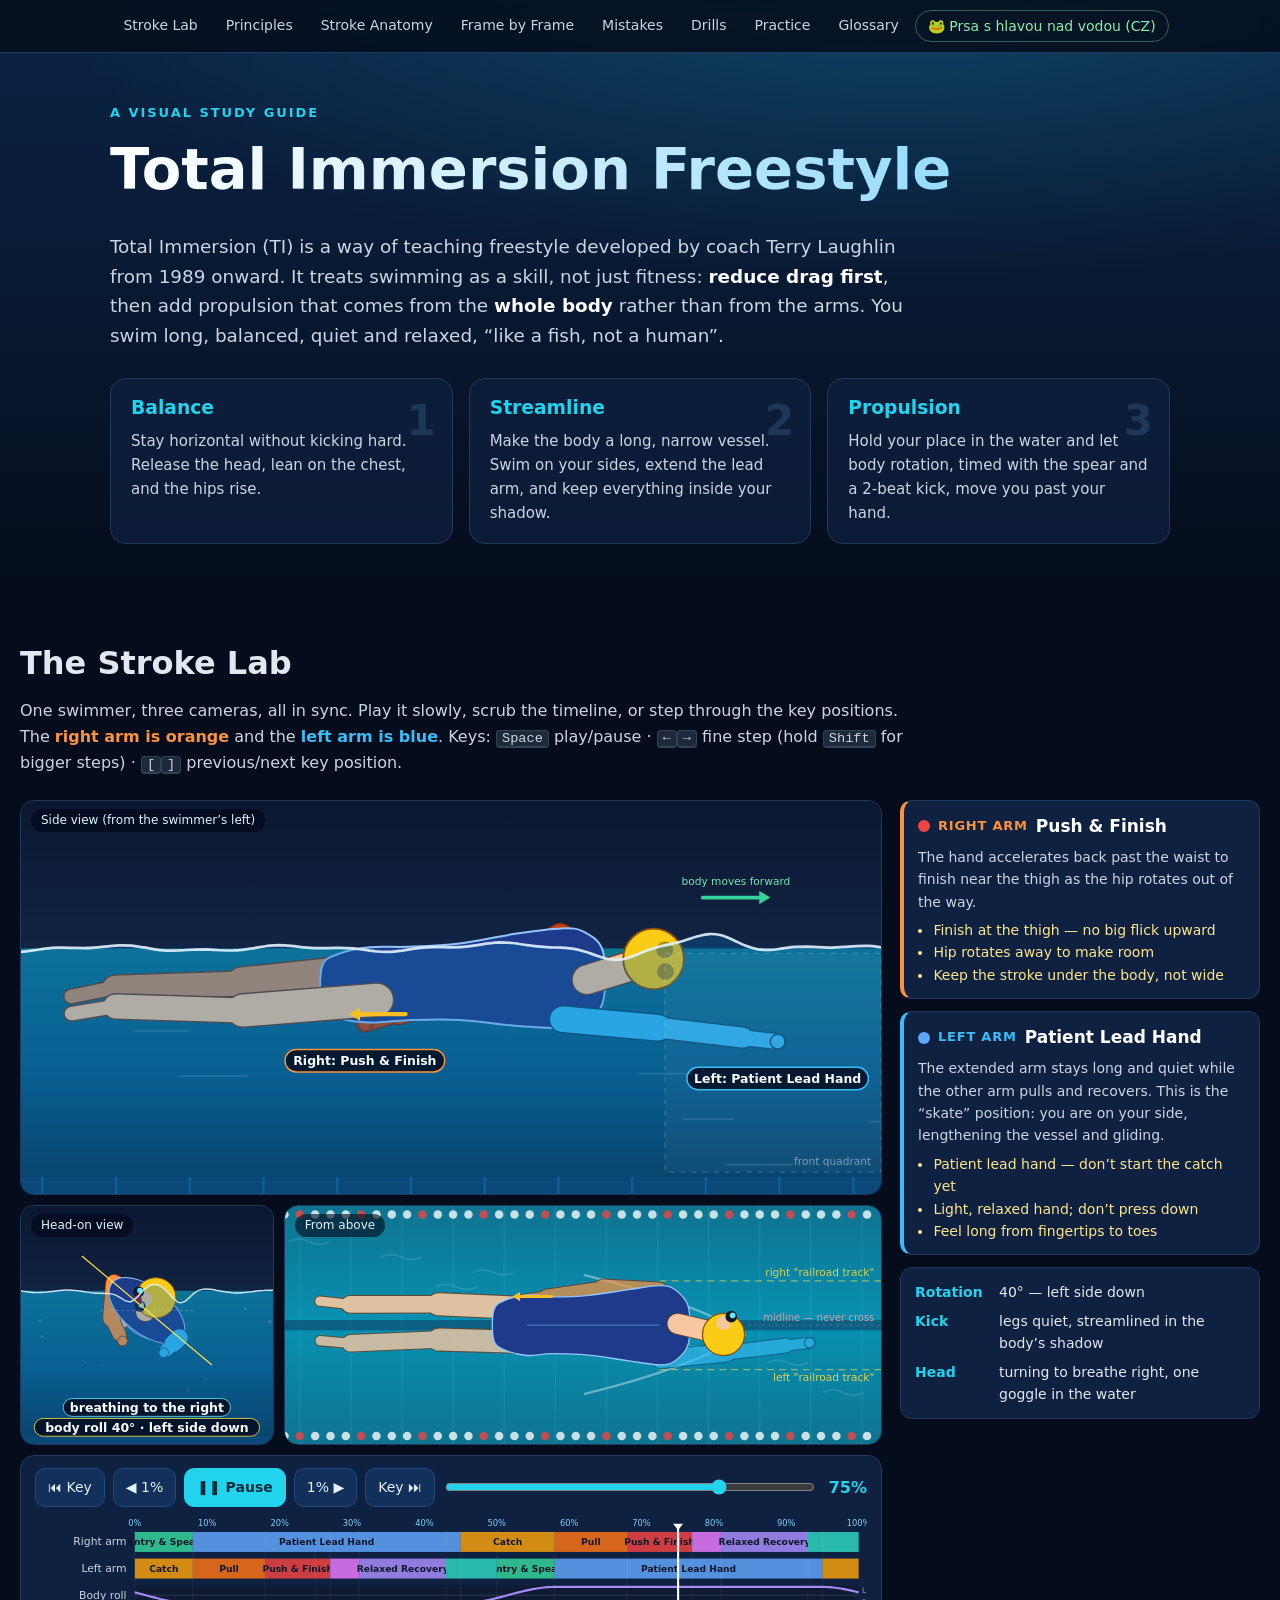
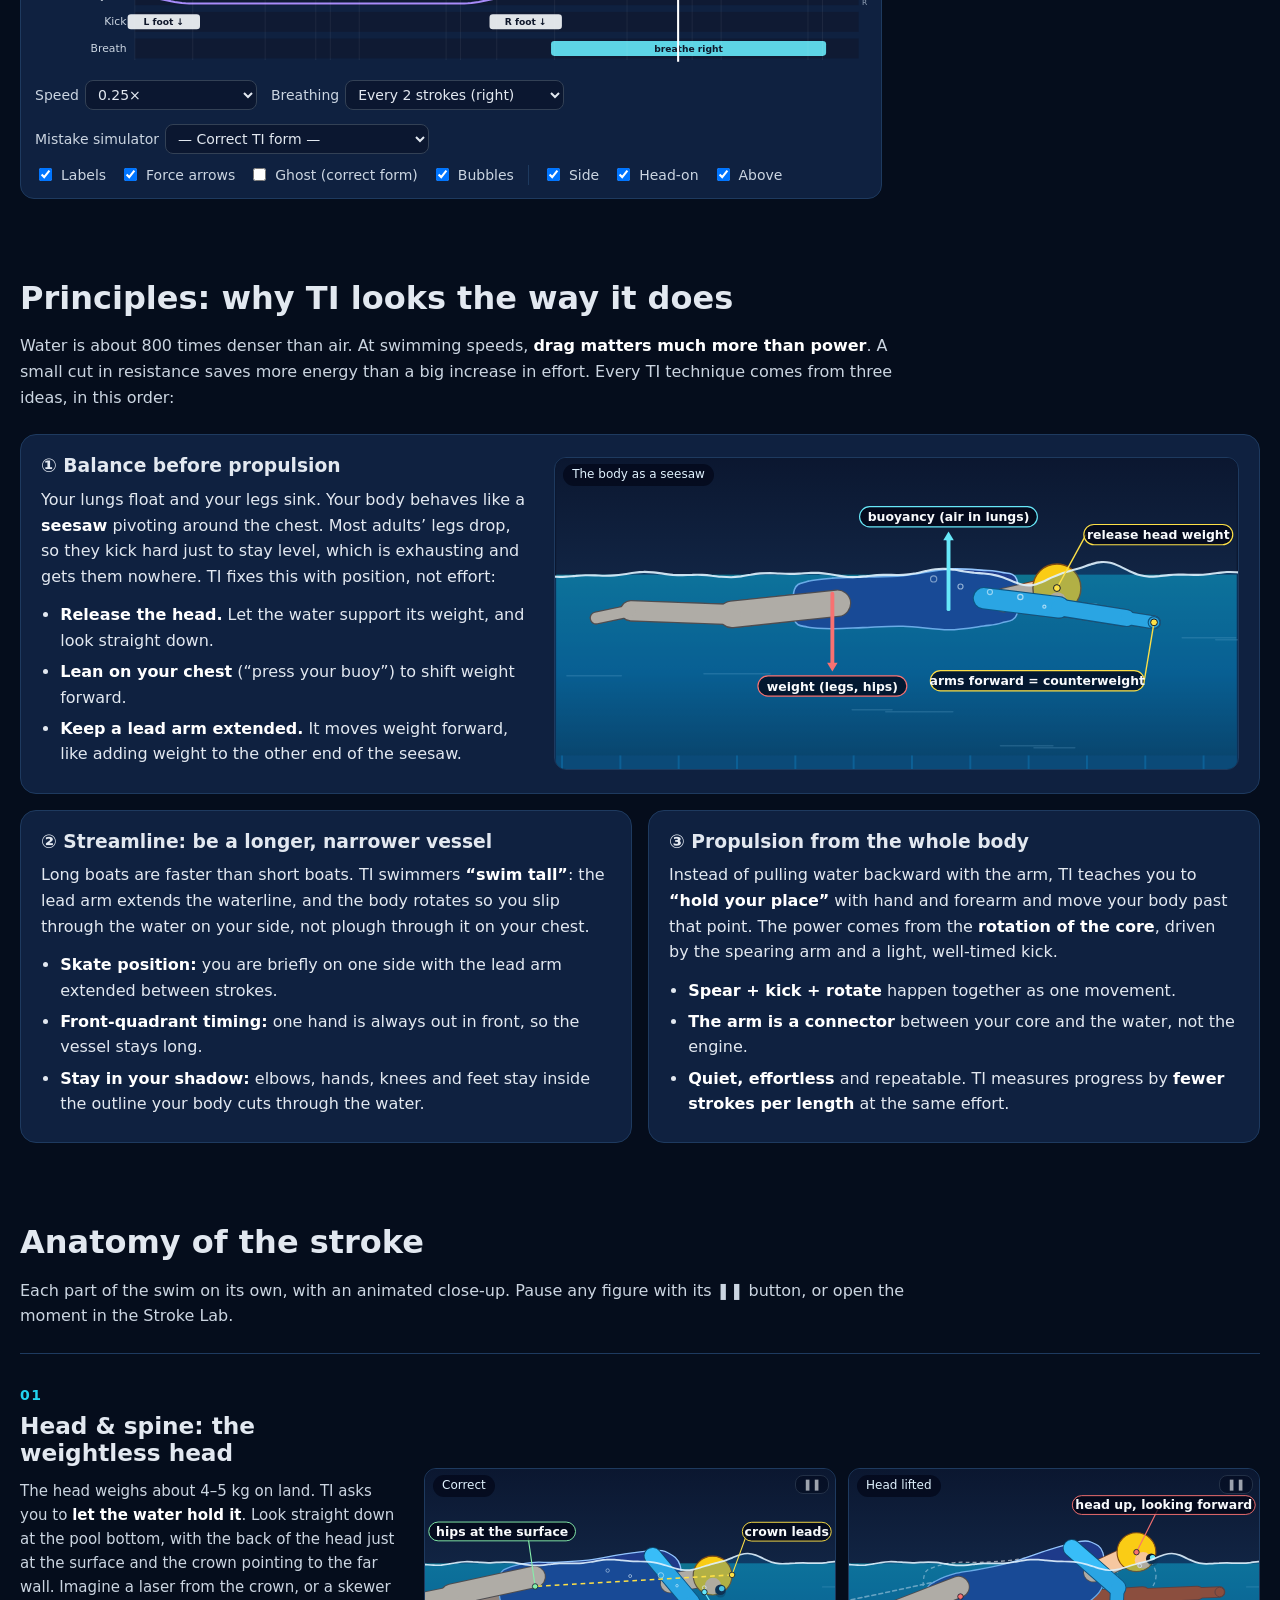
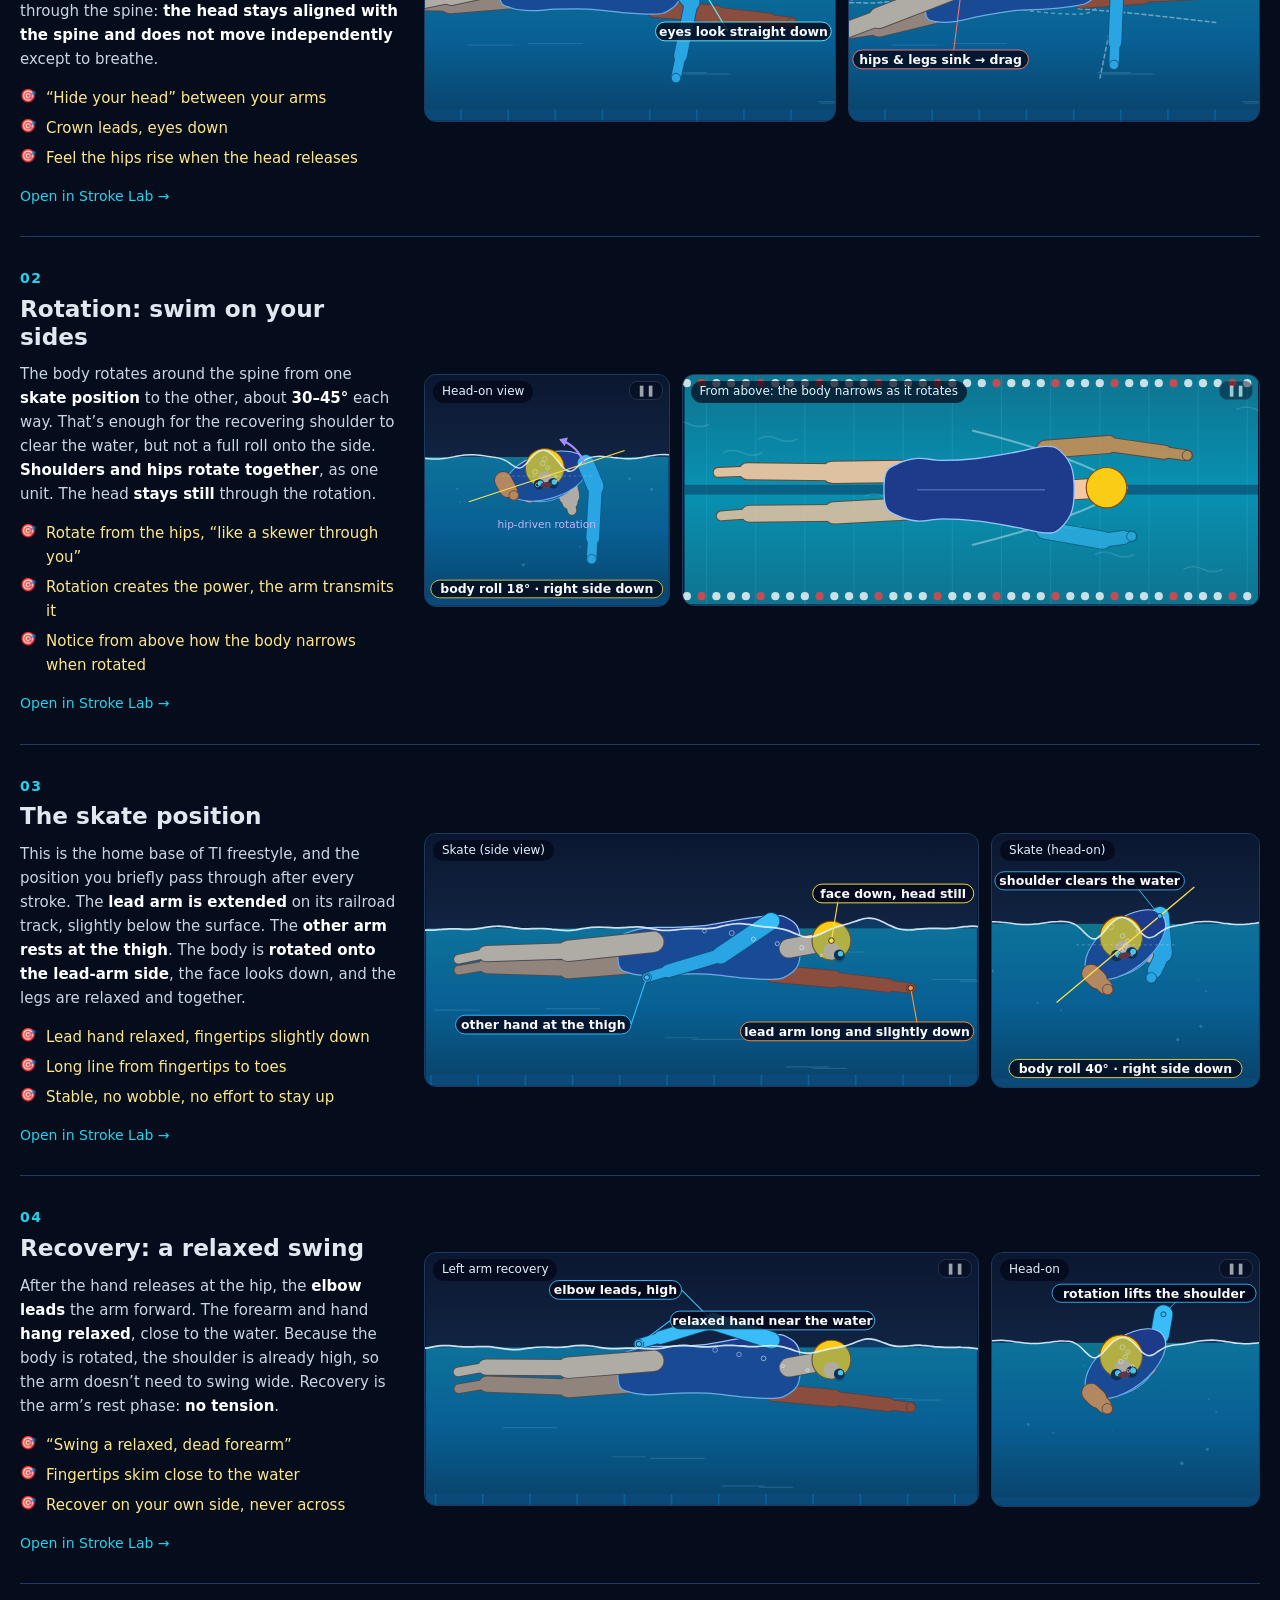
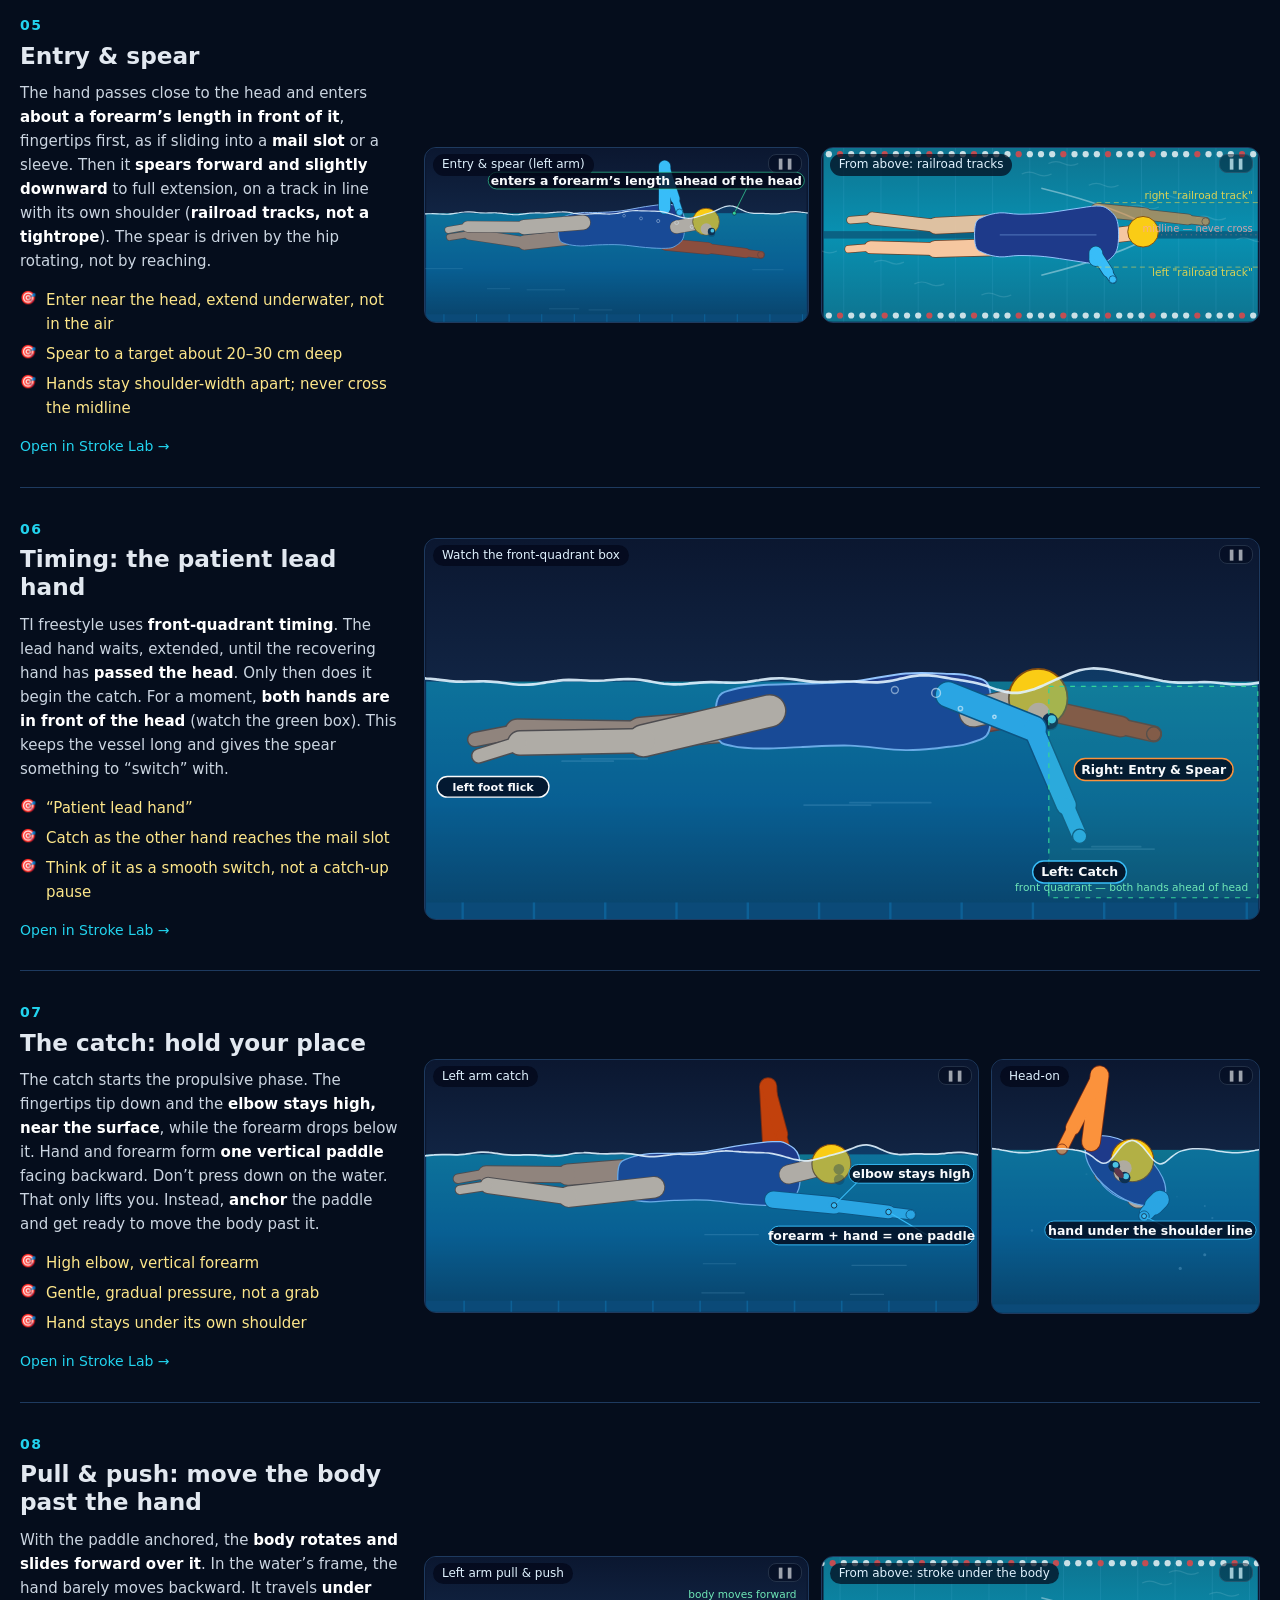
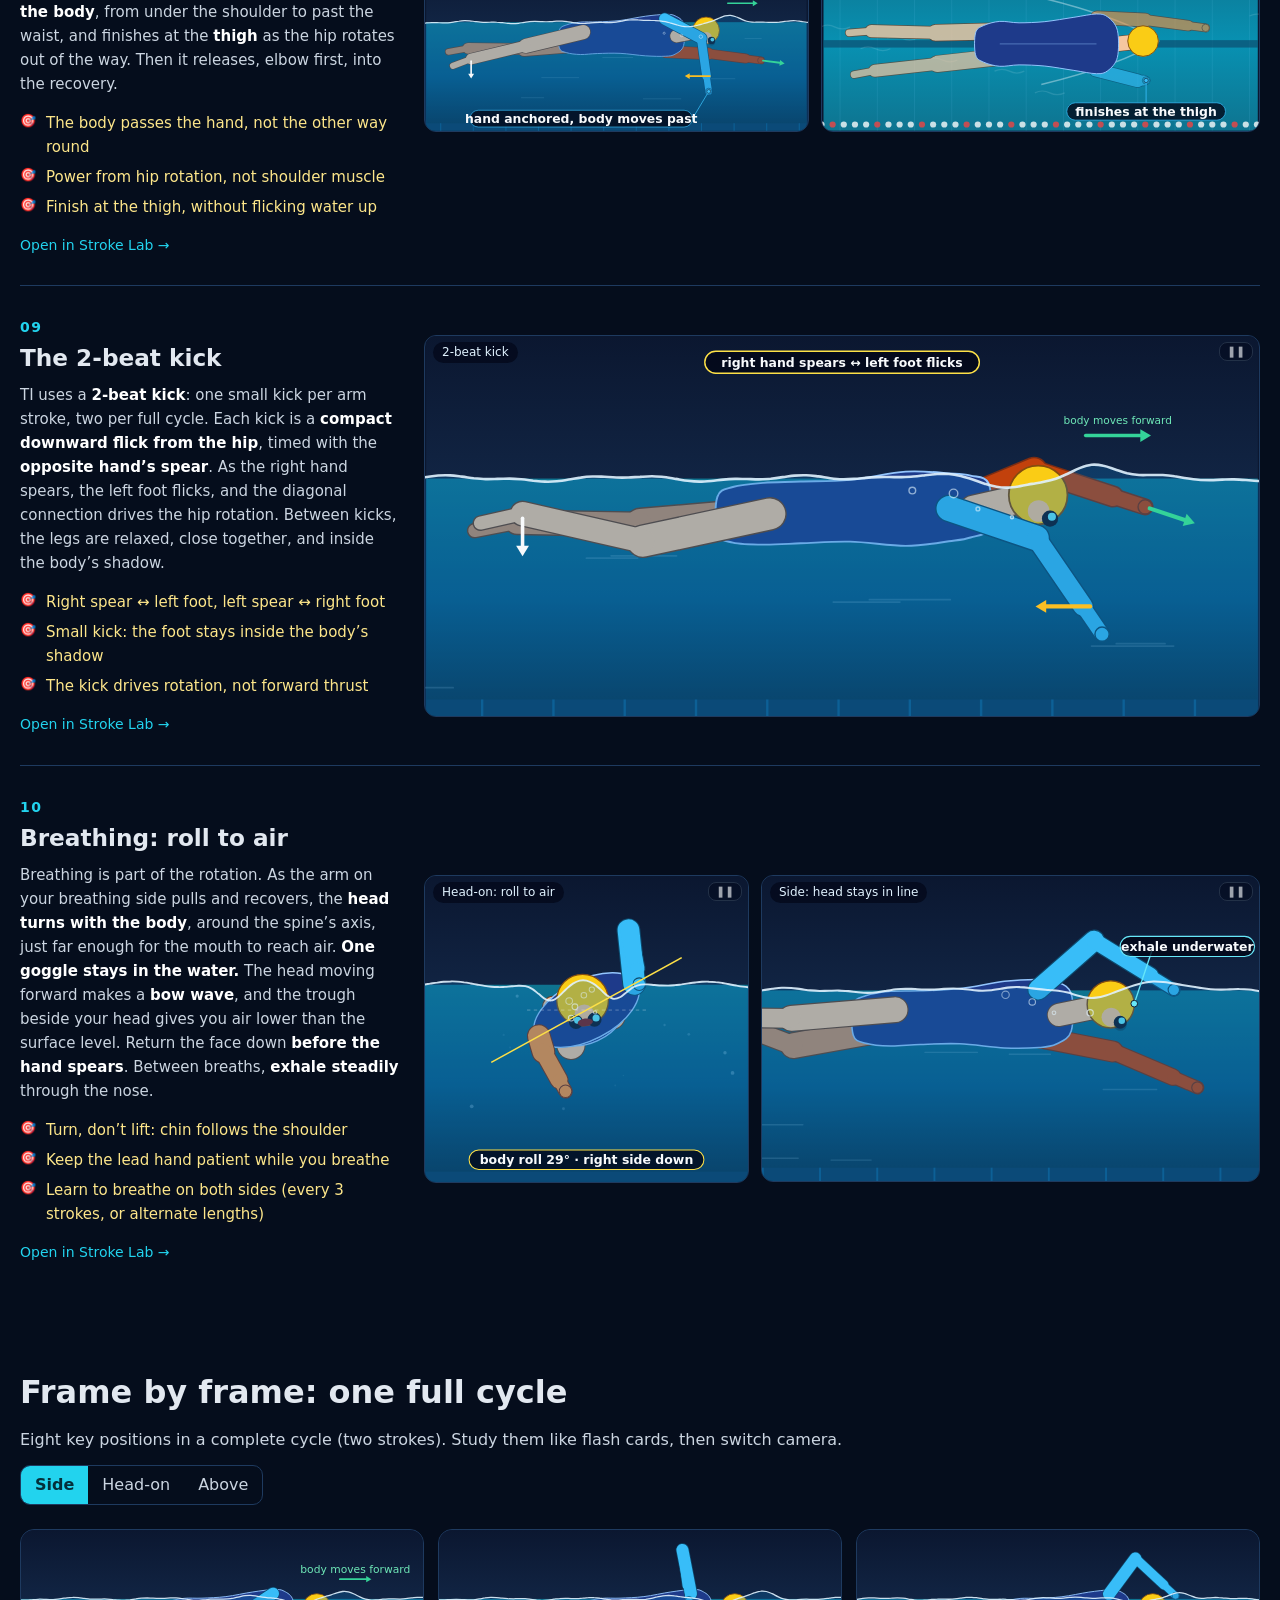
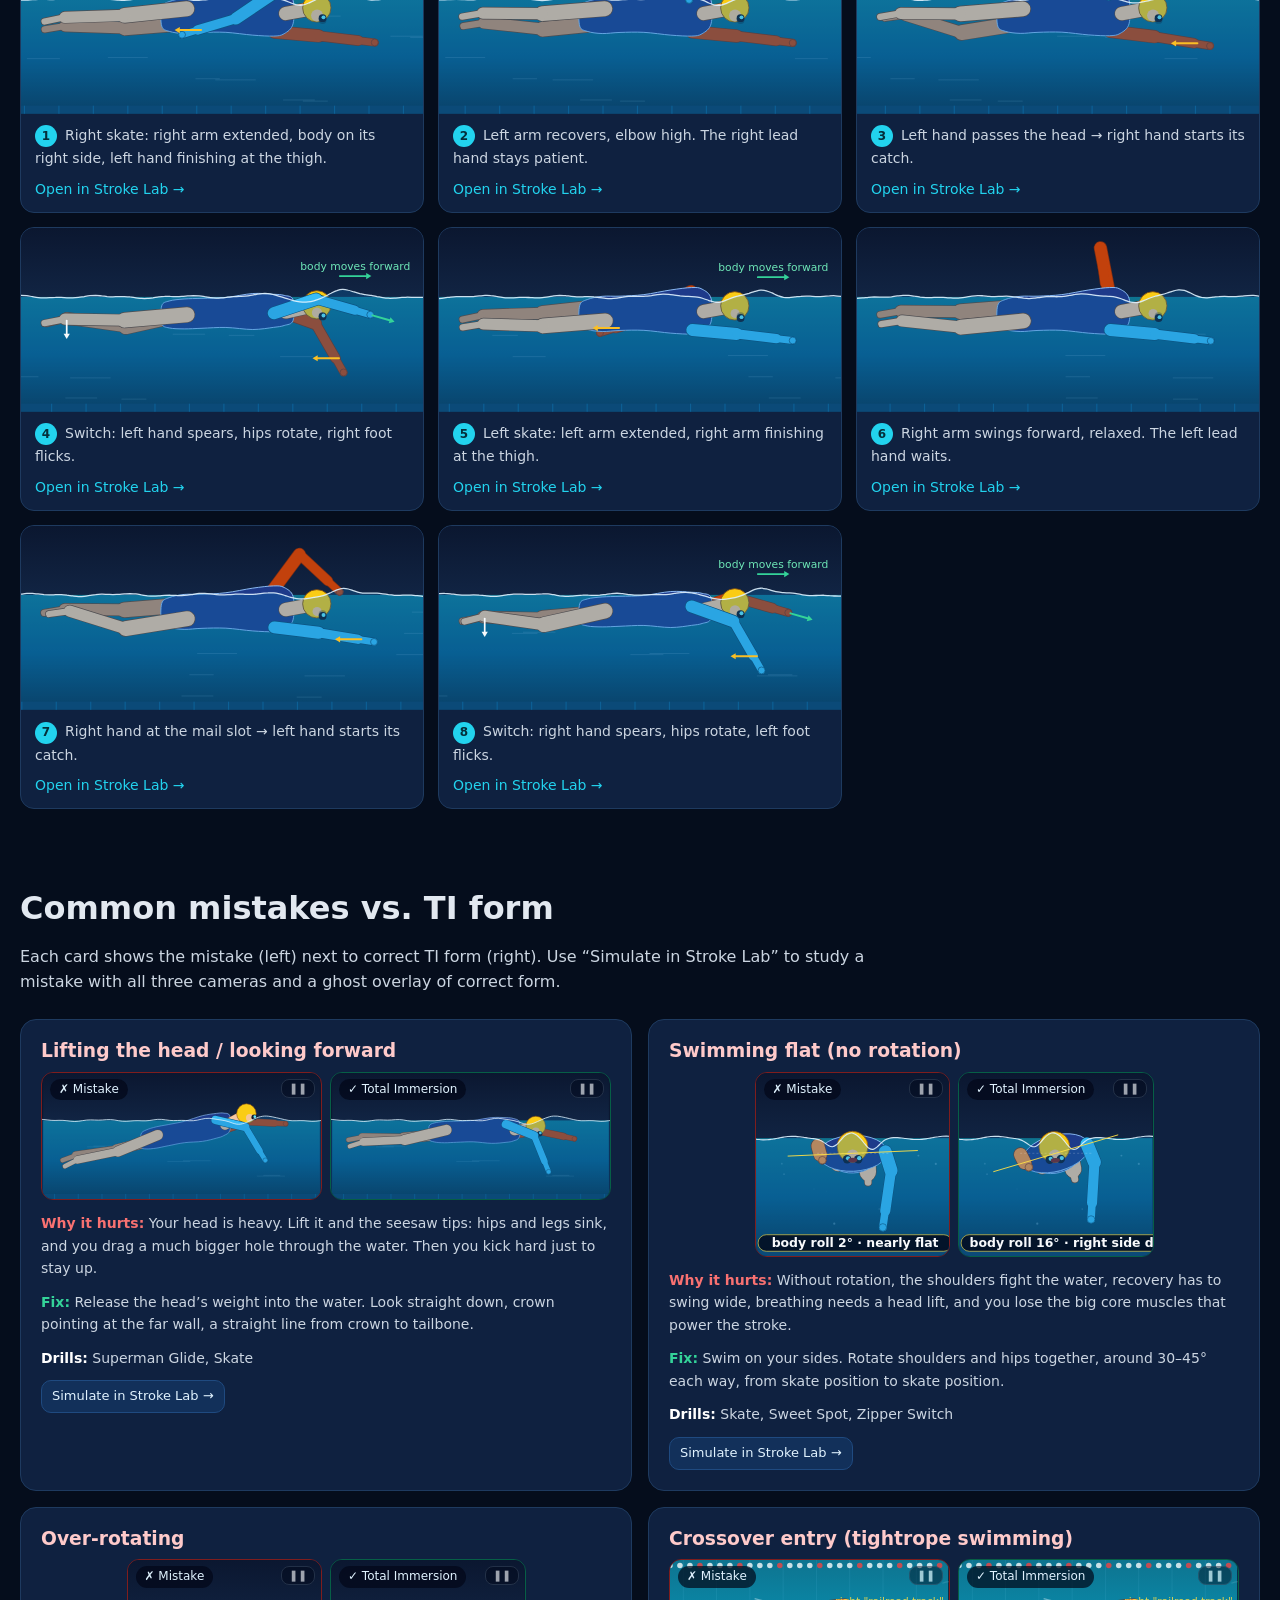
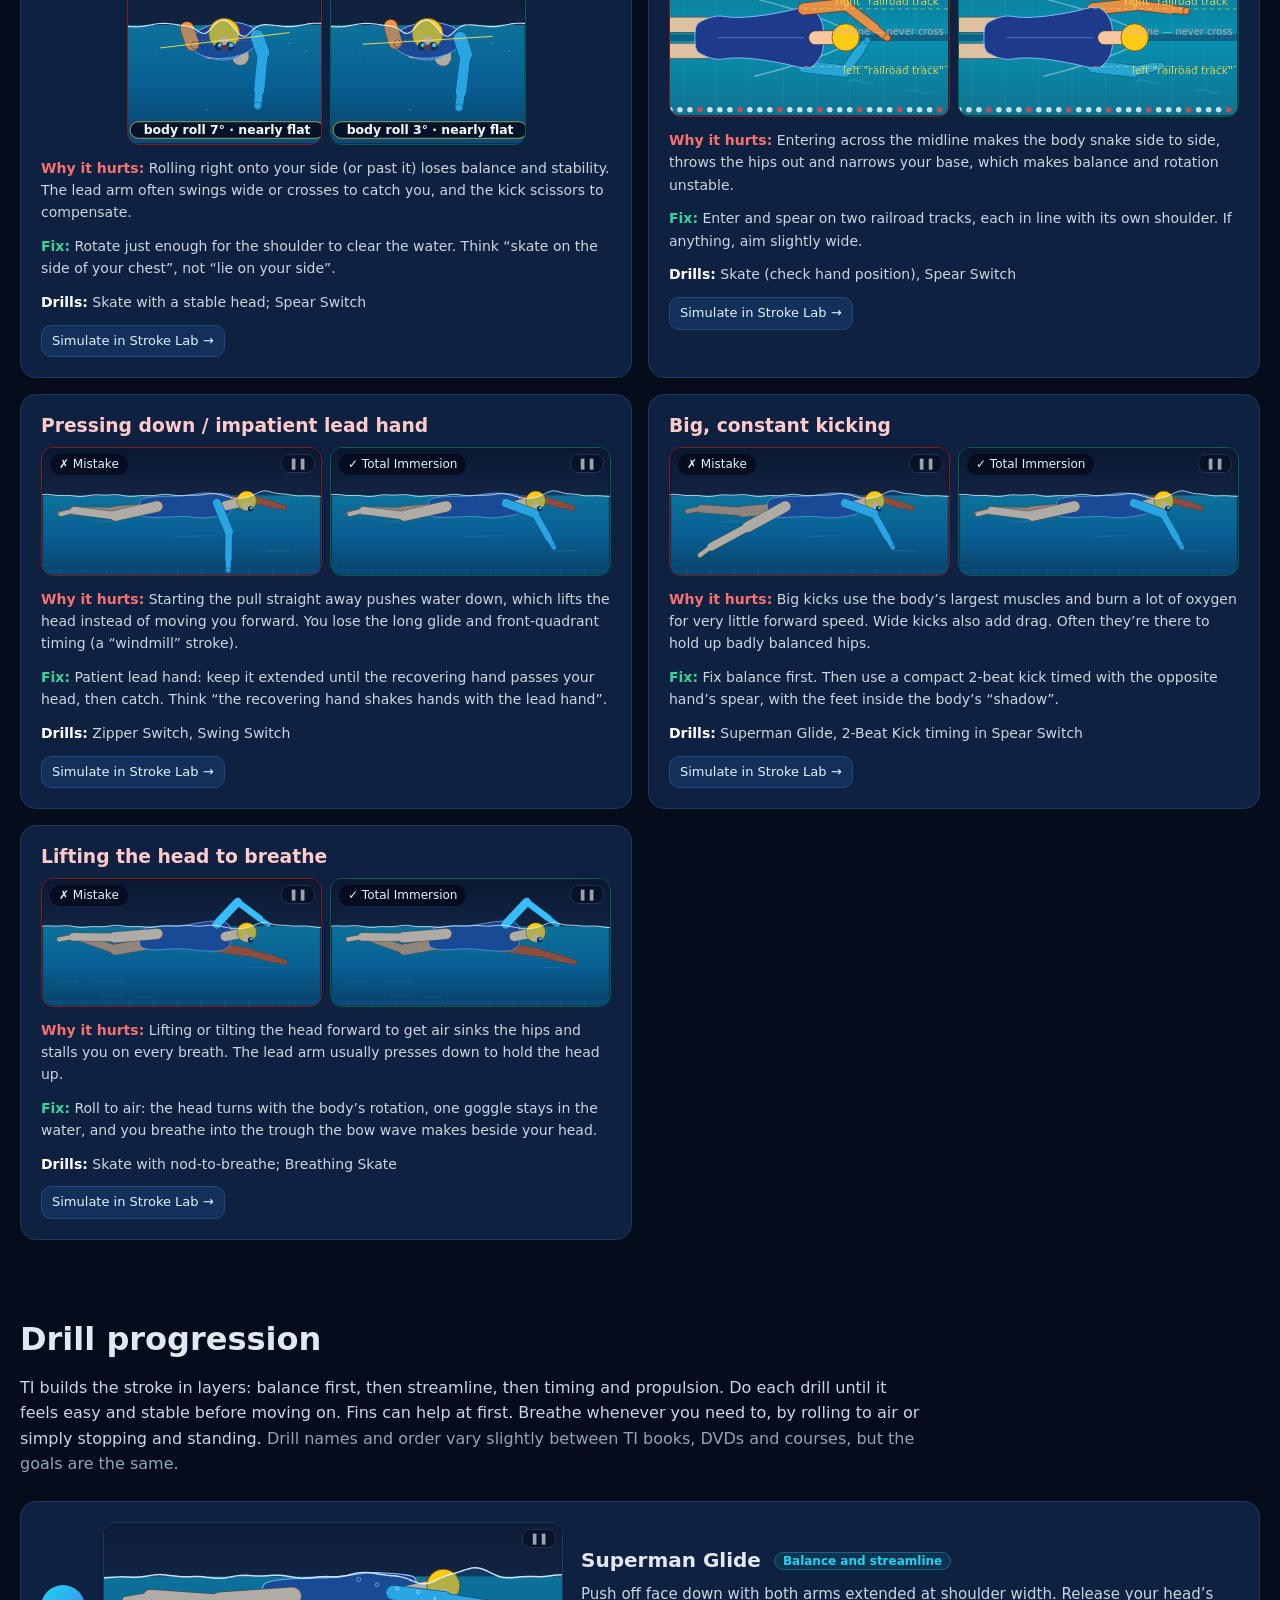
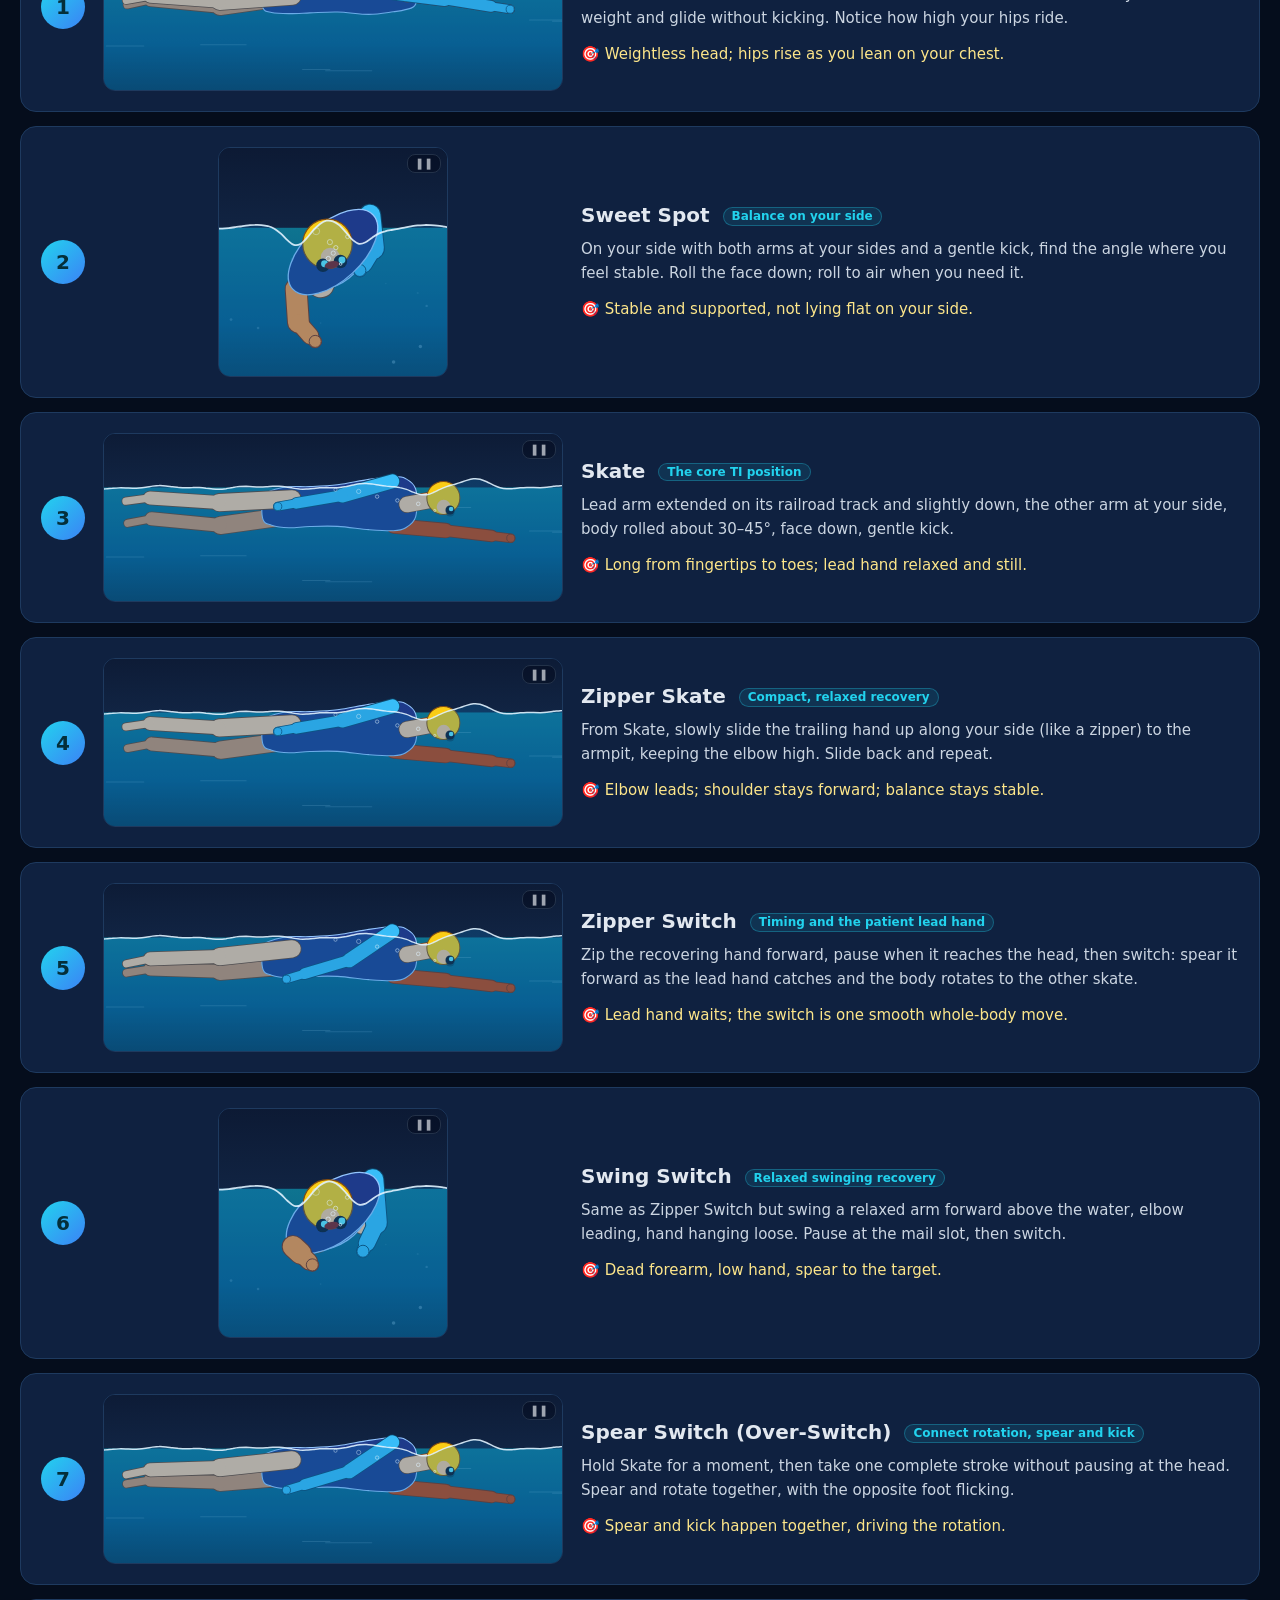
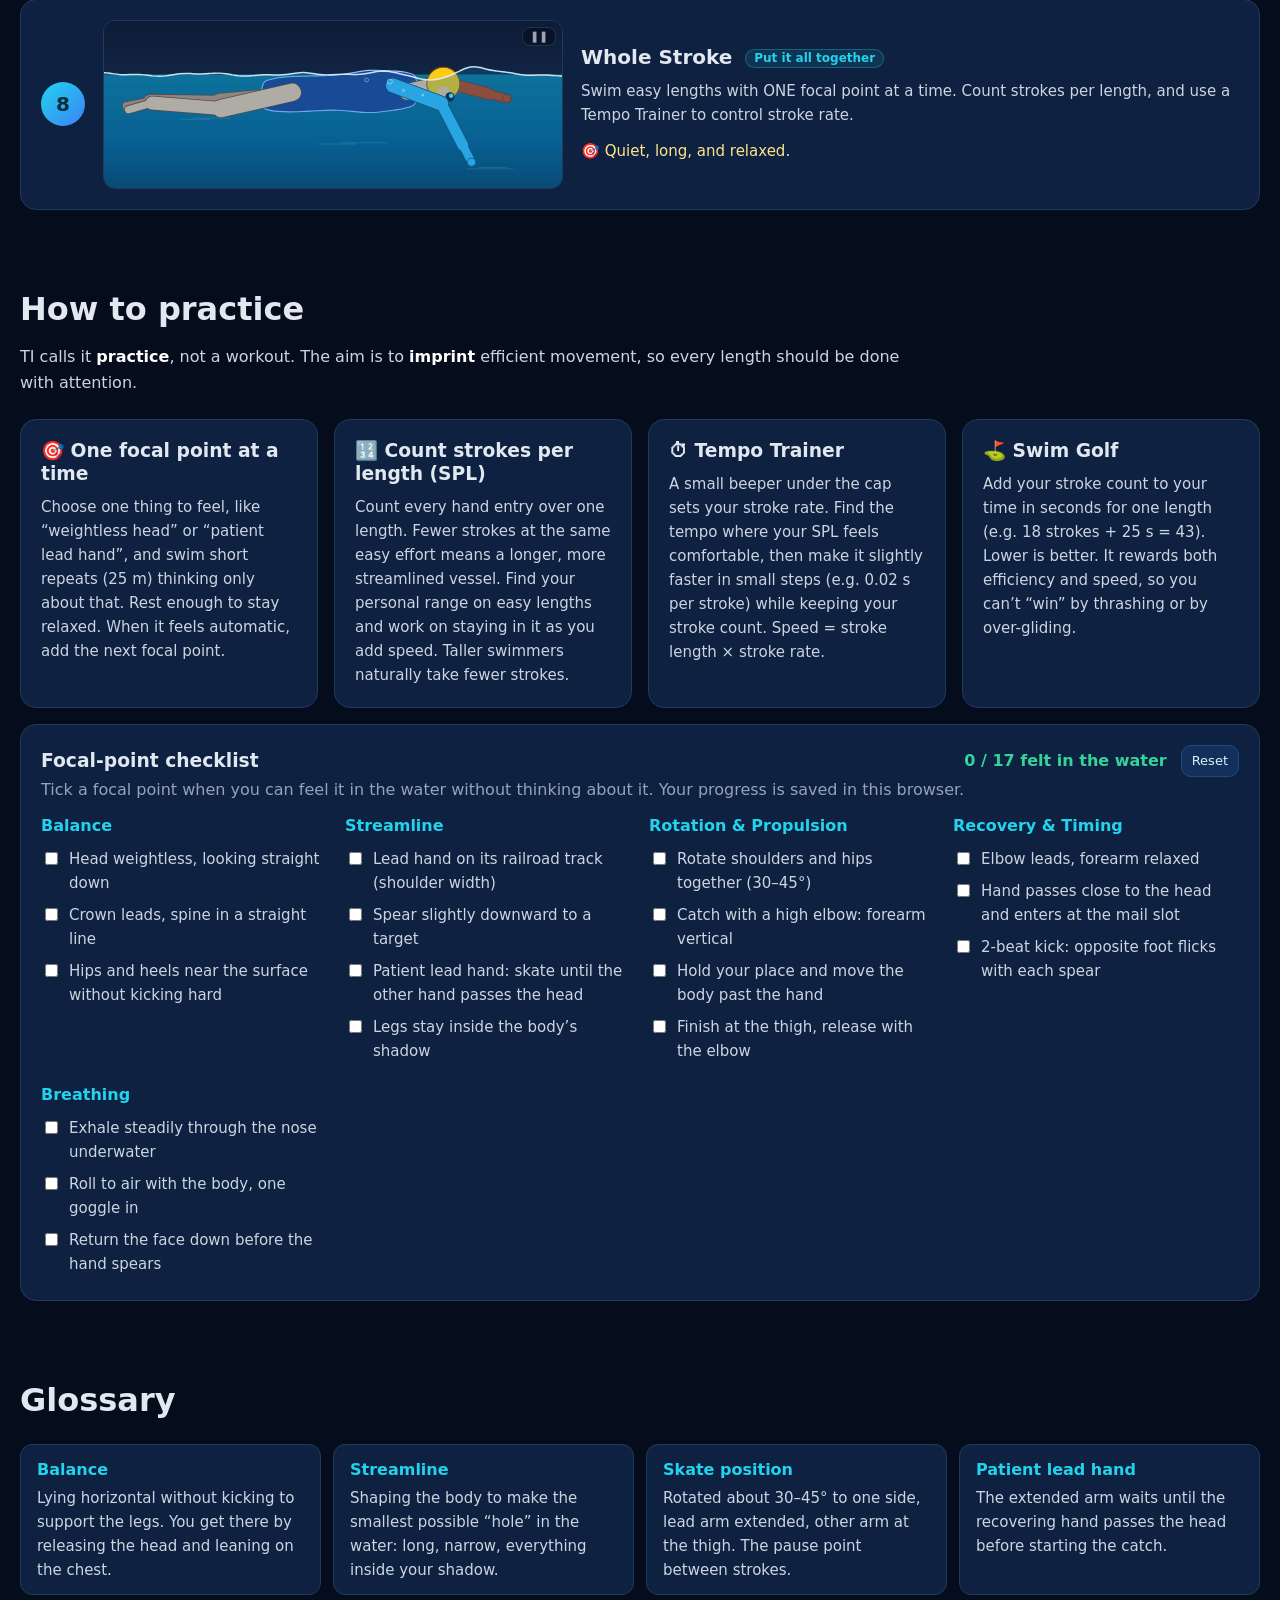
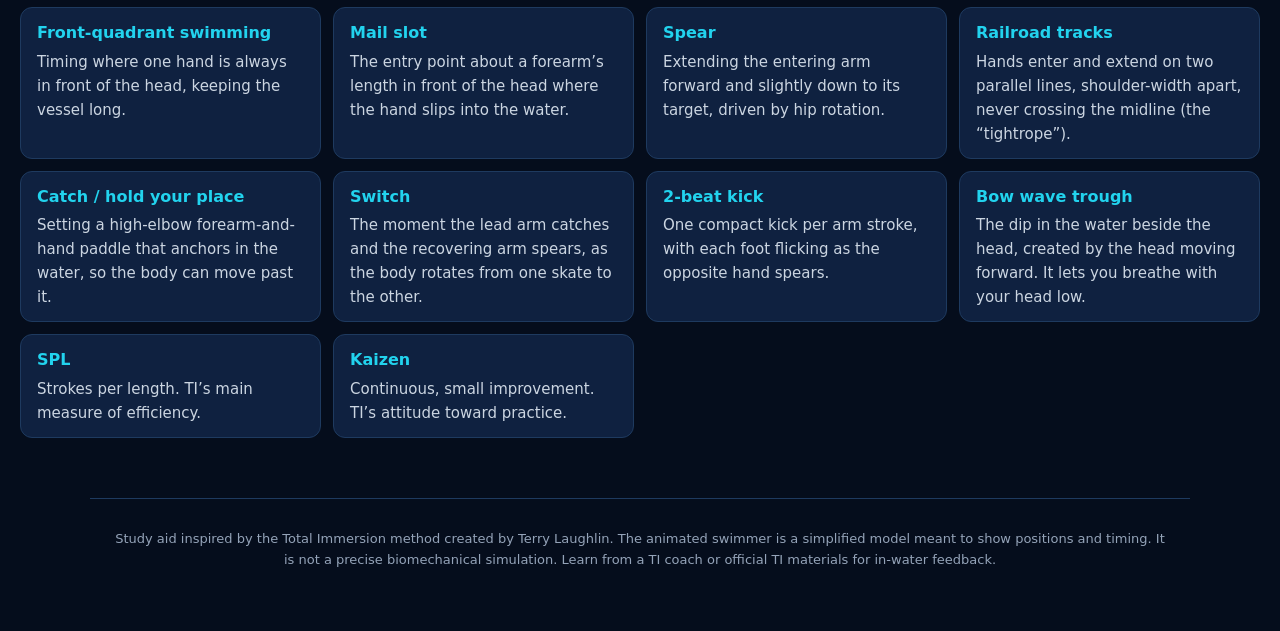
<file: index.html>
<!doctype html>
<html lang="en">
<head>
<meta charset="utf-8">
<meta name="viewport" content="width=device-width, initial-scale=1">
<title>Total Immersion Freestyle — A Visual Study Guide</title>
<link rel="stylesheet" href="style.css">
</head>
<body>
<svg width="0" height="0" style="position:absolute" aria-hidden="true">
  <defs>
    <linearGradient id="gSky" x1="0" y1="0" x2="0" y2="1"><stop offset="0" stop-color="#0b1730"/><stop offset="1" stop-color="#1b3a63"/></linearGradient>
    <linearGradient id="gWater" x1="0" y1="0" x2="0" y2="1"><stop offset="0" stop-color="#0e7490"/><stop offset="0.5" stop-color="#075985"/><stop offset="1" stop-color="#082f49"/></linearGradient>
    <linearGradient id="gTop" x1="0" y1="0" x2="0" y2="1"><stop offset="0" stop-color="#0e7490"/><stop offset="0.5" stop-color="#0891b2"/><stop offset="1" stop-color="#0e7490"/></linearGradient>
    <radialGradient id="gBelow" cx="0.6" cy="0.5" r="0.8"><stop offset="0" stop-color="#7dd3fc"/><stop offset="0.6" stop-color="#0ea5e9"/><stop offset="1" stop-color="#075985"/></radialGradient>
  </defs>
</svg>

<header class="hero">
  <nav class="topnav">
    <a href="#lab">Stroke Lab</a><a href="#principles">Principles</a><a href="#anatomy">Stroke Anatomy</a><a href="#frames">Frame by Frame</a><a href="#mistakes">Mistakes</a><a href="#drills">Drills</a><a href="#practice">Practice</a><a href="#glossary">Glossary</a><a class="nav-x" href="breaststroke/">🐸 Prsa s hlavou nad vodou (CZ)</a>
  </nav>
  <div class="hero-inner">
    <p class="kicker">A visual study guide</p>
    <h1>Total Immersion Freestyle</h1>
    <p class="lede">Total Immersion (TI) is a way of teaching freestyle developed by coach Terry Laughlin from 1989 onward. It treats swimming as a skill, not just fitness: <b>reduce drag first</b>, then add propulsion that comes from the <b>whole body</b> rather than from the arms. You swim long, balanced, quiet and relaxed, “like a fish, not a human”.</p>
    <div class="pillars">
      <div class="pillar"><span>1</span><h3>Balance</h3><p>Stay horizontal without kicking hard. Release the head, lean on the chest, and the hips rise.</p></div>
      <div class="pillar"><span>2</span><h3>Streamline</h3><p>Make the body a long, narrow vessel. Swim on your sides, extend the lead arm, and keep everything inside your shadow.</p></div>
      <div class="pillar"><span>3</span><h3>Propulsion</h3><p>Hold your place in the water and let body rotation, timed with the spear and a 2-beat kick, move you past your hand.</p></div>
    </div>
  </div>
</header>

<main>
<!-- ============ LAB ============ -->
<section id="lab" class="section">
  <div class="sec-head">
    <h2>The Stroke Lab</h2>
    <p>One swimmer, three cameras, all in sync. Play it slowly, scrub the timeline, or step through the key positions. The <span class="c-r">right arm is orange</span> and the <span class="c-l">left arm is blue</span>. Keys: <kbd>Space</kbd> play/pause · <kbd>←</kbd><kbd>→</kbd> fine step (hold <kbd>Shift</kbd> for bigger steps) · <kbd>[</kbd><kbd>]</kbd> previous/next key position.</p>
  </div>

  <div class="lab-grid">
    <div class="lab-views">
      <div class="view" id="lab-side" data-view="side"><div class="view-label">Side view (from the swimmer’s left)</div><svg></svg></div>
      <div class="view-row">
        <div class="view" id="lab-front" data-view="front"><div class="view-label">Head-on view</div><svg></svg></div>
        <div class="view" id="lab-top" data-view="top"><div class="view-label">From above</div><svg></svg></div>
      </div>

      <div class="controls">
        <div class="ctrl-row">
          <button class="btn" id="btn-prev" title="Previous key position ([)">⏮ Key</button>
          <button class="btn" id="btn-back" title="Step back (←)">◀ 1%</button>
          <button class="btn primary" id="btn-play">❚❚ Pause</button>
          <button class="btn" id="btn-fwd" title="Step forward (→)">1% ▶</button>
          <button class="btn" id="btn-next" title="Next key position (])">Key ⏭</button>
          <input type="range" id="scrub" min="0" max="999" value="250" aria-label="Cycle position">
          <span id="tpos" class="tpos">25%</span>
        </div>
        <svg id="timeline" class="timeline"></svg>
        <div class="ctrl-row wrap">
          <label>Speed
            <select id="speed">
              <option value="0.08">0.08× (super slow)</option>
              <option value="0.15">0.15×</option>
              <option value="0.25" selected>0.25×</option>
              <option value="0.5">0.5×</option>
              <option value="1">1× (real time)</option>
            </select>
          </label>
          <label>Breathing
            <select id="breath" data-param="breath">
              <option value="0">None</option>
              <option value="2" selected>Every 2 strokes (right)</option>
              <option value="3">Every 3 strokes (bilateral)</option>
            </select>
          </label>
          <label>Mistake simulator
            <select id="mistake">
              <option value="none">— Correct TI form —</option>
              <option value="headUp">Head lifted</option>
              <option value="flat">Flat body (no rotation)</option>
              <option value="over">Over-rotation</option>
              <option value="cross">Crossover entry</option>
              <option value="press">Pressing down / no patient hand</option>
              <option value="bigKick">Big constant kick</option>
              <option value="liftBreath">Lifting head to breathe</option>
            </select>
          </label>
        </div>
        <div class="ctrl-row wrap toggles">
          <label><input type="checkbox" id="opt-labels" checked> Labels</label>
          <label><input type="checkbox" id="opt-vectors" checked> Force arrows</label>
          <label><input type="checkbox" id="opt-ghost"> Ghost (correct form)</label>
          <label><input type="checkbox" id="opt-bubbles" checked> Bubbles</label>
          <span class="sep"></span>
          <label><input type="checkbox" id="view-side" data-viewtoggle="side" checked> Side</label>
          <label><input type="checkbox" id="view-front" data-viewtoggle="front" checked> Head-on</label>
          <label><input type="checkbox" id="view-top" data-viewtoggle="top" checked> Above</label>
        </div>
      </div>
    </div>

    <aside class="info">
      <div id="info-arms"></div>
      <div class="info-body" id="info-body"></div>
      <div id="info-mistake"></div>
    </aside>
  </div>
</section>

<!-- ============ PRINCIPLES ============ -->
<section id="principles" class="section">
  <div class="sec-head">
    <h2>Principles: why TI looks the way it does</h2>
    <p>Water is about 800 times denser than air. At swimming speeds, <b>drag matters much more than power</b>. A small cut in resistance saves more energy than a big increase in effort. Every TI technique comes from three ideas, in this order:</p>
  </div>
  <div class="principles">
    <div class="card span-all">
      <div class="split">
      <div>
      <h3>① Balance before propulsion</h3>
      <p>Your lungs float and your legs sink. Your body behaves like a <b>seesaw</b> pivoting around the chest. Most adults’ legs drop, so they kick hard just to stay level, which is exhausting and gets them nowhere. TI fixes this with position, not effort:</p>
      <ul>
        <li><b>Release the head.</b> Let the water support its weight, and look straight down.</li>
        <li><b>Lean on your chest</b> (“press your buoy”) to shift weight forward.</li>
        <li><b>Keep a lead arm extended.</b> It moves weight forward, like adding weight to the other end of the seesaw.</li>
      </ul>
      </div>
      <div class="fig wide" data-fig="balance"></div>
      </div>
    </div>
    <div class="card">
      <h3>② Streamline: be a longer, narrower vessel</h3>
      <p>Long boats are faster than short boats. TI swimmers <b>“swim tall”</b>: the lead arm extends the waterline, and the body rotates so you slip through the water on your side, not plough through it on your chest.</p>
      <ul>
        <li><b>Skate position:</b> you are briefly on one side with the lead arm extended between strokes.</li>
        <li><b>Front-quadrant timing:</b> one hand is always out in front, so the vessel stays long.</li>
        <li><b>Stay in your shadow:</b> elbows, hands, knees and feet stay inside the outline your body cuts through the water.</li>
      </ul>
    </div>
    <div class="card">
      <h3>③ Propulsion from the whole body</h3>
      <p>Instead of pulling water backward with the arm, TI teaches you to <b>“hold your place”</b> with hand and forearm and move your body past that point. The power comes from the <b>rotation of the core</b>, driven by the spearing arm and a light, well-timed kick.</p>
      <ul>
        <li><b>Spear + kick + rotate</b> happen together as one movement.</li>
        <li><b>The arm is a connector</b> between your core and the water, not the engine.</li>
        <li><b>Quiet, effortless</b> and repeatable. TI measures progress by <b>fewer strokes per length</b> at the same effort.</li>
      </ul>
    </div>
  </div>
</section>

<!-- ============ ANATOMY ============ -->
<section id="anatomy" class="section">
  <div class="sec-head">
    <h2>Anatomy of the stroke</h2>
    <p>Each part of the swim on its own, with an animated close-up. Pause any figure with its ❚❚ button, or open the moment in the Stroke Lab.</p>
  </div>

  <article class="part" id="p-head">
    <div class="part-txt">
      <span class="part-n">01</span><h3>Head &amp; spine: the weightless head</h3>
      <p>The head weighs about 4–5 kg on land. TI asks you to <b>let the water hold it</b>. Look straight down at the pool bottom, with the back of the head just at the surface and the crown pointing to the far wall. Imagine a laser from the crown, or a skewer through the spine: <b>the head stays aligned with the spine and does not move independently</b> except to breathe.</p>
      <ul class="cues"><li>“Hide your head” between your arms</li><li>Crown leads, eyes down</li><li>Feel the hips rise when the head releases</li></ul>
      <button class="link" data-goto="0.25">Open in Stroke Lab →</button>
    </div>
    <div class="part-figs two"><div class="fig" data-fig="head-good"></div><div class="fig" data-fig="head-bad"></div></div>
  </article>

  <article class="part" id="p-rot">
    <div class="part-txt">
      <span class="part-n">02</span><h3>Rotation: swim on your sides</h3>
      <p>The body rotates around the spine from one <b>skate position</b> to the other, about <b>30–45°</b> each way. That’s enough for the recovering shoulder to clear the water, but not a full roll onto the side. <b>Shoulders and hips rotate together</b>, as one unit. The head <b>stays still</b> through the rotation.</p>
      <ul class="cues"><li>Rotate from the hips, “like a skewer through you”</li><li>Rotation creates the power, the arm transmits it</li><li>Notice from above how the body narrows when rotated</li></ul>
      <button class="link" data-goto="0.5">Open in Stroke Lab →</button>
    </div>
    <div class="part-figs two"><div class="fig" data-fig="rotation"></div><div class="fig" data-fig="rotation-top"></div></div>
  </article>

  <article class="part" id="p-skate">
    <div class="part-txt">
      <span class="part-n">03</span><h3>The skate position</h3>
      <p>This is the home base of TI freestyle, and the position you briefly pass through after every stroke. The <b>lead arm is extended</b> on its railroad track, slightly below the surface. The <b>other arm rests at the thigh</b>. The body is <b>rotated onto the lead-arm side</b>, the face looks down, and the legs are relaxed and together.</p>
      <ul class="cues"><li>Lead hand relaxed, fingertips slightly down</li><li>Long line from fingertips to toes</li><li>Stable, no wobble, no effort to stay up</li></ul>
      <button class="link" data-goto="0.25">Open in Stroke Lab →</button>
    </div>
    <div class="part-figs two"><div class="fig" data-fig="skate-side"></div><div class="fig" data-fig="skate-front"></div></div>
  </article>

  <article class="part" id="p-rec">
    <div class="part-txt">
      <span class="part-n">04</span><h3>Recovery: a relaxed swing</h3>
      <p>After the hand releases at the hip, the <b>elbow leads</b> the arm forward. The forearm and hand <b>hang relaxed</b>, close to the water. Because the body is rotated, the shoulder is already high, so the arm doesn’t need to swing wide. Recovery is the arm’s rest phase: <b>no tension</b>.</p>
      <ul class="cues"><li>“Swing a relaxed, dead forearm”</li><li>Fingertips skim close to the water</li><li>Recover on your own side, never across</li></ul>
      <button class="link" data-goto="0.36">Open in Stroke Lab →</button>
    </div>
    <div class="part-figs two"><div class="fig" data-fig="recovery-side"></div><div class="fig" data-fig="recovery-front"></div></div>
  </article>

  <article class="part" id="p-spear">
    <div class="part-txt">
      <span class="part-n">05</span><h3>Entry &amp; spear</h3>
      <p>The hand passes close to the head and enters <b>about a forearm’s length in front of it</b>, fingertips first, as if sliding into a <b>mail slot</b> or a sleeve. Then it <b>spears forward and slightly downward</b> to full extension, on a track in line with its own shoulder (<b>railroad tracks, not a tightrope</b>). The spear is driven by the hip rotating, not by reaching.</p>
      <ul class="cues"><li>Enter near the head, extend underwater, not in the air</li><li>Spear to a target about 20–30 cm deep</li><li>Hands stay shoulder-width apart; never cross the midline</li></ul>
      <button class="link" data-goto="0.5">Open in Stroke Lab →</button>
    </div>
    <div class="part-figs two"><div class="fig" data-fig="spear-side"></div><div class="fig" data-fig="spear-top"></div></div>
  </article>

  <article class="part" id="p-fq">
    <div class="part-txt">
      <span class="part-n">06</span><h3>Timing: the patient lead hand</h3>
      <p>TI freestyle uses <b>front-quadrant timing</b>. The lead hand waits, extended, until the recovering hand has <b>passed the head</b>. Only then does it begin the catch. For a moment, <b>both hands are in front of the head</b> (watch the green box). This keeps the vessel long and gives the spear something to “switch” with.</p>
      <ul class="cues"><li>“Patient lead hand”</li><li>Catch as the other hand reaches the mail slot</li><li>Think of it as a smooth switch, not a catch-up pause</li></ul>
      <button class="link" data-goto="0.46">Open in Stroke Lab →</button>
    </div>
    <div class="part-figs one"><div class="fig" data-fig="fq-side"></div></div>
  </article>

  <article class="part" id="p-catch">
    <div class="part-txt">
      <span class="part-n">07</span><h3>The catch: hold your place</h3>
      <p>The catch starts the propulsive phase. The fingertips tip down and the <b>elbow stays high, near the surface</b>, while the forearm drops below it. Hand and forearm form <b>one vertical paddle</b> facing backward. Don’t press down on the water. That only lifts you. Instead, <b>anchor</b> the paddle and get ready to move the body past it.</p>
      <ul class="cues"><li>High elbow, vertical forearm</li><li>Gentle, gradual pressure, not a grab</li><li>Hand stays under its own shoulder</li></ul>
      <button class="link" data-goto="0.0">Open in Stroke Lab →</button>
    </div>
    <div class="part-figs two"><div class="fig" data-fig="catch-side"></div><div class="fig" data-fig="catch-front"></div></div>
  </article>

  <article class="part" id="p-pull">
    <div class="part-txt">
      <span class="part-n">08</span><h3>Pull &amp; push: move the body past the hand</h3>
      <p>With the paddle anchored, the <b>body rotates and slides forward over it</b>. In the water’s frame, the hand barely moves backward. It travels <b>under the body</b>, from under the shoulder to past the waist, and finishes at the <b>thigh</b> as the hip rotates out of the way. Then it releases, elbow first, into the recovery.</p>
      <ul class="cues"><li>The body passes the hand, not the other way round</li><li>Power from hip rotation, not shoulder muscle</li><li>Finish at the thigh, without flicking water up</li></ul>
      <button class="link" data-goto="0.1">Open in Stroke Lab →</button>
    </div>
    <div class="part-figs two"><div class="fig" data-fig="pull-side"></div><div class="fig" data-fig="pull-top"></div></div>
  </article>

  <article class="part" id="p-kick">
    <div class="part-txt">
      <span class="part-n">09</span><h3>The 2-beat kick</h3>
      <p>TI uses a <b>2-beat kick</b>: one small kick per arm stroke, two per full cycle. Each kick is a <b>compact downward flick from the hip</b>, timed with the <b>opposite hand’s spear</b>. As the right hand spears, the left foot flicks, and the diagonal connection drives the hip rotation. Between kicks, the legs are relaxed, close together, and inside the body’s shadow.</p>
      <ul class="cues"><li>Right spear ↔ left foot, left spear ↔ right foot</li><li>Small kick: the foot stays inside the body’s shadow</li><li>The kick drives rotation, not forward thrust</li></ul>
      <button class="link" data-goto="0.02">Open in Stroke Lab →</button>
    </div>
    <div class="part-figs one"><div class="fig" data-fig="kick-side"></div></div>
  </article>

  <article class="part" id="p-breath">
    <div class="part-txt">
      <span class="part-n">10</span><h3>Breathing: roll to air</h3>
      <p>Breathing is part of the rotation. As the arm on your breathing side pulls and recovers, the <b>head turns with the body</b>, around the spine’s axis, just far enough for the mouth to reach air. <b>One goggle stays in the water.</b> The head moving forward makes a <b>bow wave</b>, and the trough beside your head gives you air lower than the surface level. Return the face down <b>before the hand spears</b>. Between breaths, <b>exhale steadily</b> through the nose.</p>
      <ul class="cues"><li>Turn, don’t lift: chin follows the shoulder</li><li>Keep the lead hand patient while you breathe</li><li>Learn to breathe on both sides (every 3 strokes, or alternate lengths)</li></ul>
      <button class="link" data-goto="0.75">Open in Stroke Lab →</button>
    </div>
    <div class="part-figs two"><div class="fig" data-fig="breath-front"></div><div class="fig" data-fig="breath-side"></div></div>
  </article>
</section>

<!-- ============ FRAMES ============ -->
<section id="frames" class="section">
  <div class="sec-head">
    <h2>Frame by frame: one full cycle</h2>
    <p>Eight key positions in a complete cycle (two strokes). Study them like flash cards, then switch camera.</p>
    <div class="seg">
      <button class="on" data-filmview="side">Side</button><button data-filmview="front">Head-on</button><button data-filmview="top">Above</button>
    </div>
  </div>
  <div id="film" class="film"></div>
</section>

<!-- ============ MISTAKES ============ -->
<section id="mistakes" class="section">
  <div class="sec-head">
    <h2>Common mistakes vs. TI form</h2>
    <p>Each card shows the mistake (left) next to correct TI form (right). Use “Simulate in Stroke Lab” to study a mistake with all three cameras and a ghost overlay of correct form.</p>
  </div>
  <div id="mistakes-grid" class="mistakes-grid"></div>
</section>

<!-- ============ DRILLS ============ -->
<section id="drills" class="section">
  <div class="sec-head">
    <h2>Drill progression</h2>
    <p>TI builds the stroke in layers: balance first, then streamline, then timing and propulsion. Do each drill until it feels easy and stable before moving on. Fins can help at first. Breathe whenever you need to, by rolling to air or simply stopping and standing. <span class="muted">Drill names and order vary slightly between TI books, DVDs and courses, but the goals are the same.</span></p>
  </div>
  <ol id="drills-list" class="drills"></ol>
</section>

<!-- ============ PRACTICE ============ -->
<section id="practice" class="section">
  <div class="sec-head">
    <h2>How to practice</h2>
    <p>TI calls it <b>practice</b>, not a workout. The aim is to <b>imprint</b> efficient movement, so every length should be done with attention.</p>
  </div>
  <div class="practice-grid">
    <div class="card">
      <h3>🎯 One focal point at a time</h3>
      <p>Choose one thing to feel, like “weightless head” or “patient lead hand”, and swim short repeats (25 m) thinking only about that. Rest enough to stay relaxed. When it feels automatic, add the next focal point.</p>
    </div>
    <div class="card">
      <h3>🔢 Count strokes per length (SPL)</h3>
      <p>Count every hand entry over one length. Fewer strokes at the same easy effort means a longer, more streamlined vessel. Find your personal range on easy lengths and work on staying in it as you add speed. Taller swimmers naturally take fewer strokes.</p>
    </div>
    <div class="card">
      <h3>⏱ Tempo Trainer</h3>
      <p>A small beeper under the cap sets your stroke rate. Find the tempo where your SPL feels comfortable, then make it slightly faster in small steps (e.g. 0.02 s per stroke) while keeping your stroke count. Speed = stroke length × stroke rate.</p>
    </div>
    <div class="card">
      <h3>⛳ Swim Golf</h3>
      <p>Add your stroke count to your time in seconds for one length (e.g. 18 strokes + 25 s = 43). Lower is better. It rewards both efficiency and speed, so you can’t “win” by thrashing or by over-gliding.</p>
    </div>
  </div>

  <div class="card checklist-card">
    <div class="ck-head"><h3>Focal-point checklist</h3><span id="ck-count"></span><button class="btn small" id="ck-reset">Reset</button></div>
    <p class="muted">Tick a focal point when you can feel it in the water without thinking about it. Your progress is saved in this browser.</p>
    <div id="checklist" class="checklist"></div>
  </div>
</section>

<!-- ============ GLOSSARY ============ -->
<section id="glossary" class="section">
  <div class="sec-head"><h2>Glossary</h2></div>
  <dl class="glossary">
    <div><dt>Balance</dt><dd>Lying horizontal without kicking to support the legs. You get there by releasing the head and leaning on the chest.</dd></div>
    <div><dt>Streamline</dt><dd>Shaping the body to make the smallest possible “hole” in the water: long, narrow, everything inside your shadow.</dd></div>
    <div><dt>Skate position</dt><dd>Rotated about 30–45° to one side, lead arm extended, other arm at the thigh. The pause point between strokes.</dd></div>
    <div><dt>Patient lead hand</dt><dd>The extended arm waits until the recovering hand passes the head before starting the catch.</dd></div>
    <div><dt>Front-quadrant swimming</dt><dd>Timing where one hand is always in front of the head, keeping the vessel long.</dd></div>
    <div><dt>Mail slot</dt><dd>The entry point about a forearm’s length in front of the head where the hand slips into the water.</dd></div>
    <div><dt>Spear</dt><dd>Extending the entering arm forward and slightly down to its target, driven by hip rotation.</dd></div>
    <div><dt>Railroad tracks</dt><dd>Hands enter and extend on two parallel lines, shoulder-width apart, never crossing the midline (the “tightrope”).</dd></div>
    <div><dt>Catch / hold your place</dt><dd>Setting a high-elbow forearm-and-hand paddle that anchors in the water, so the body can move past it.</dd></div>
    <div><dt>Switch</dt><dd>The moment the lead arm catches and the recovering arm spears, as the body rotates from one skate to the other.</dd></div>
    <div><dt>2-beat kick</dt><dd>One compact kick per arm stroke, with each foot flicking as the opposite hand spears.</dd></div>
    <div><dt>Bow wave trough</dt><dd>The dip in the water beside the head, created by the head moving forward. It lets you breathe with your head low.</dd></div>
    <div><dt>SPL</dt><dd>Strokes per length. TI’s main measure of efficiency.</dd></div>
    <div><dt>Kaizen</dt><dd>Continuous, small improvement. TI’s attitude toward practice.</dd></div>
  </dl>
</section>
</main>

<footer>
  <p>Study aid inspired by the Total Immersion method created by Terry Laughlin. The animated swimmer is a simplified model meant to show positions and timing. It is not a precise biomechanical simulation. Learn from a TI coach or official TI materials for in-water feedback.</p>
</footer>

<script src="js/engine/geom.js"></script>
<script src="js/engine/render.js"></script>
<script src="js/freestyle/model.js"></script>
<script src="js/freestyle/content.js"></script>
<script src="js/engine/ui.js"></script>
</body>
</html>
</file>
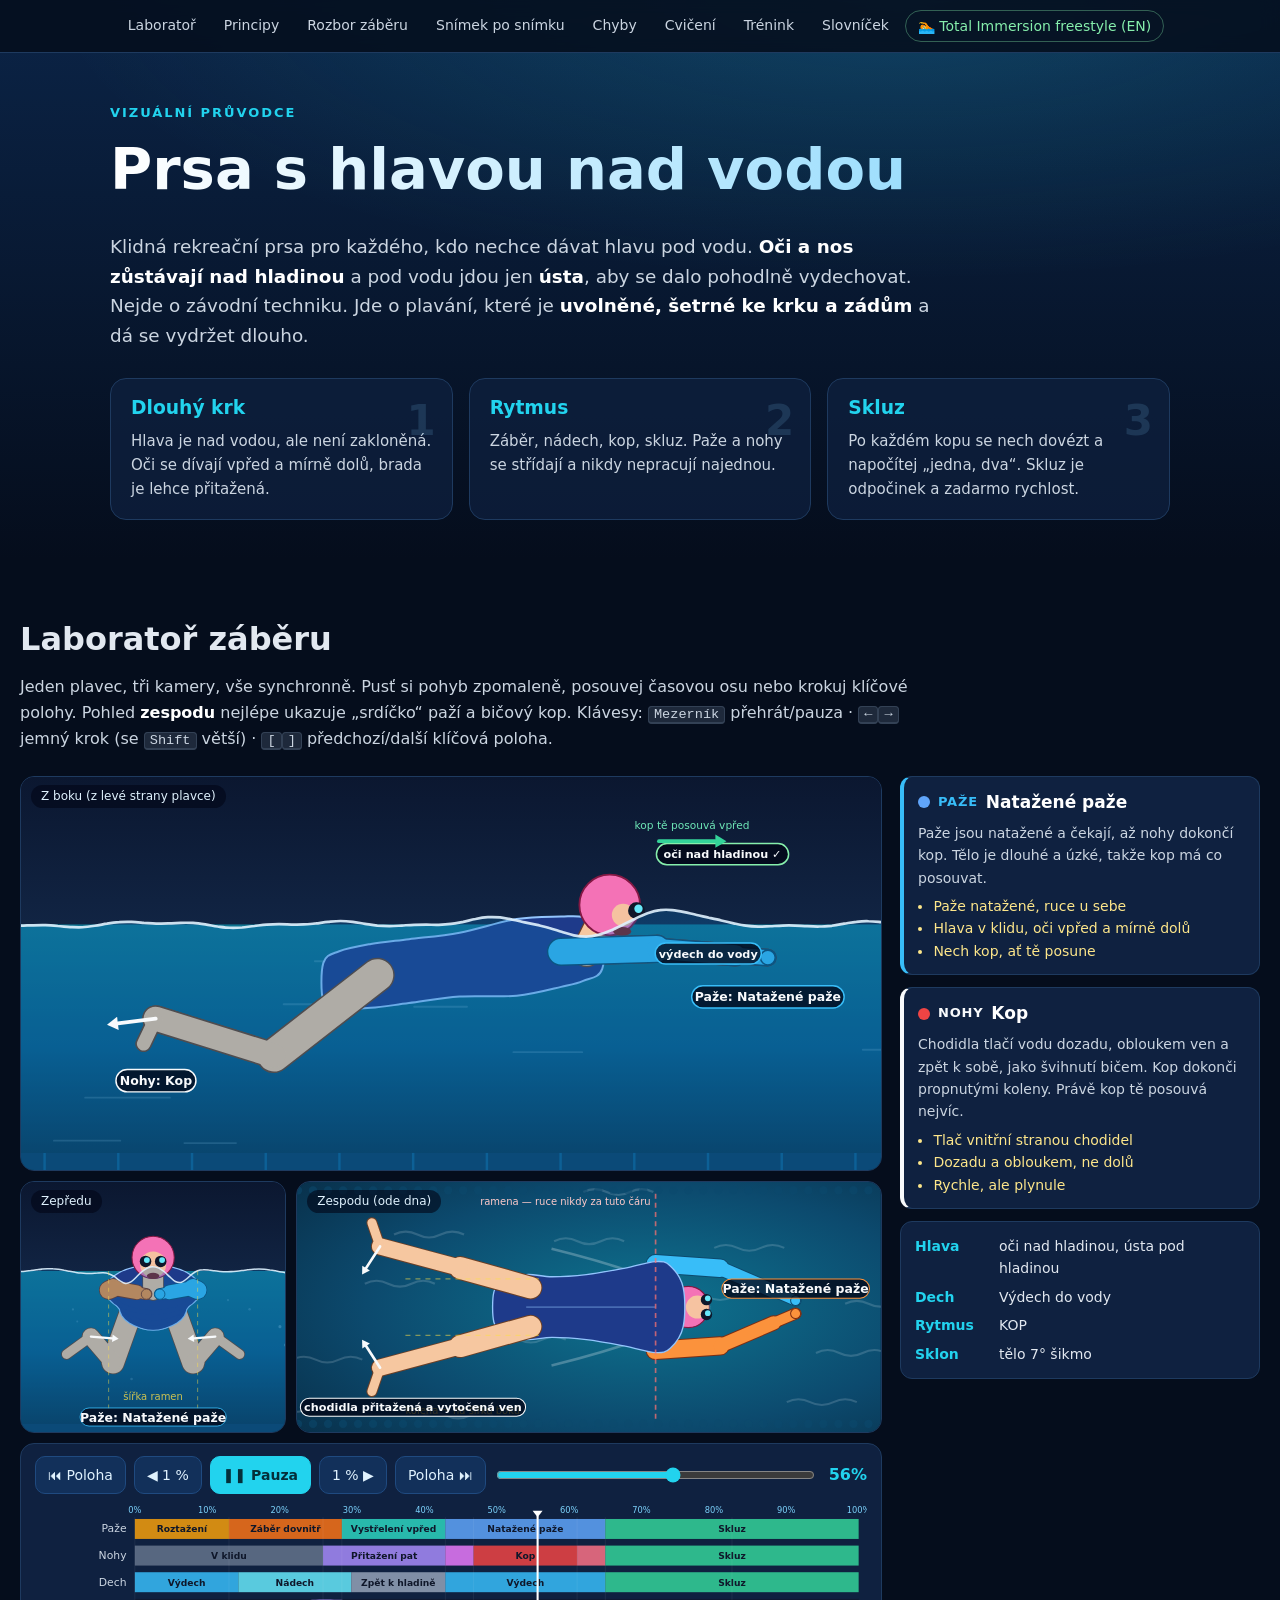
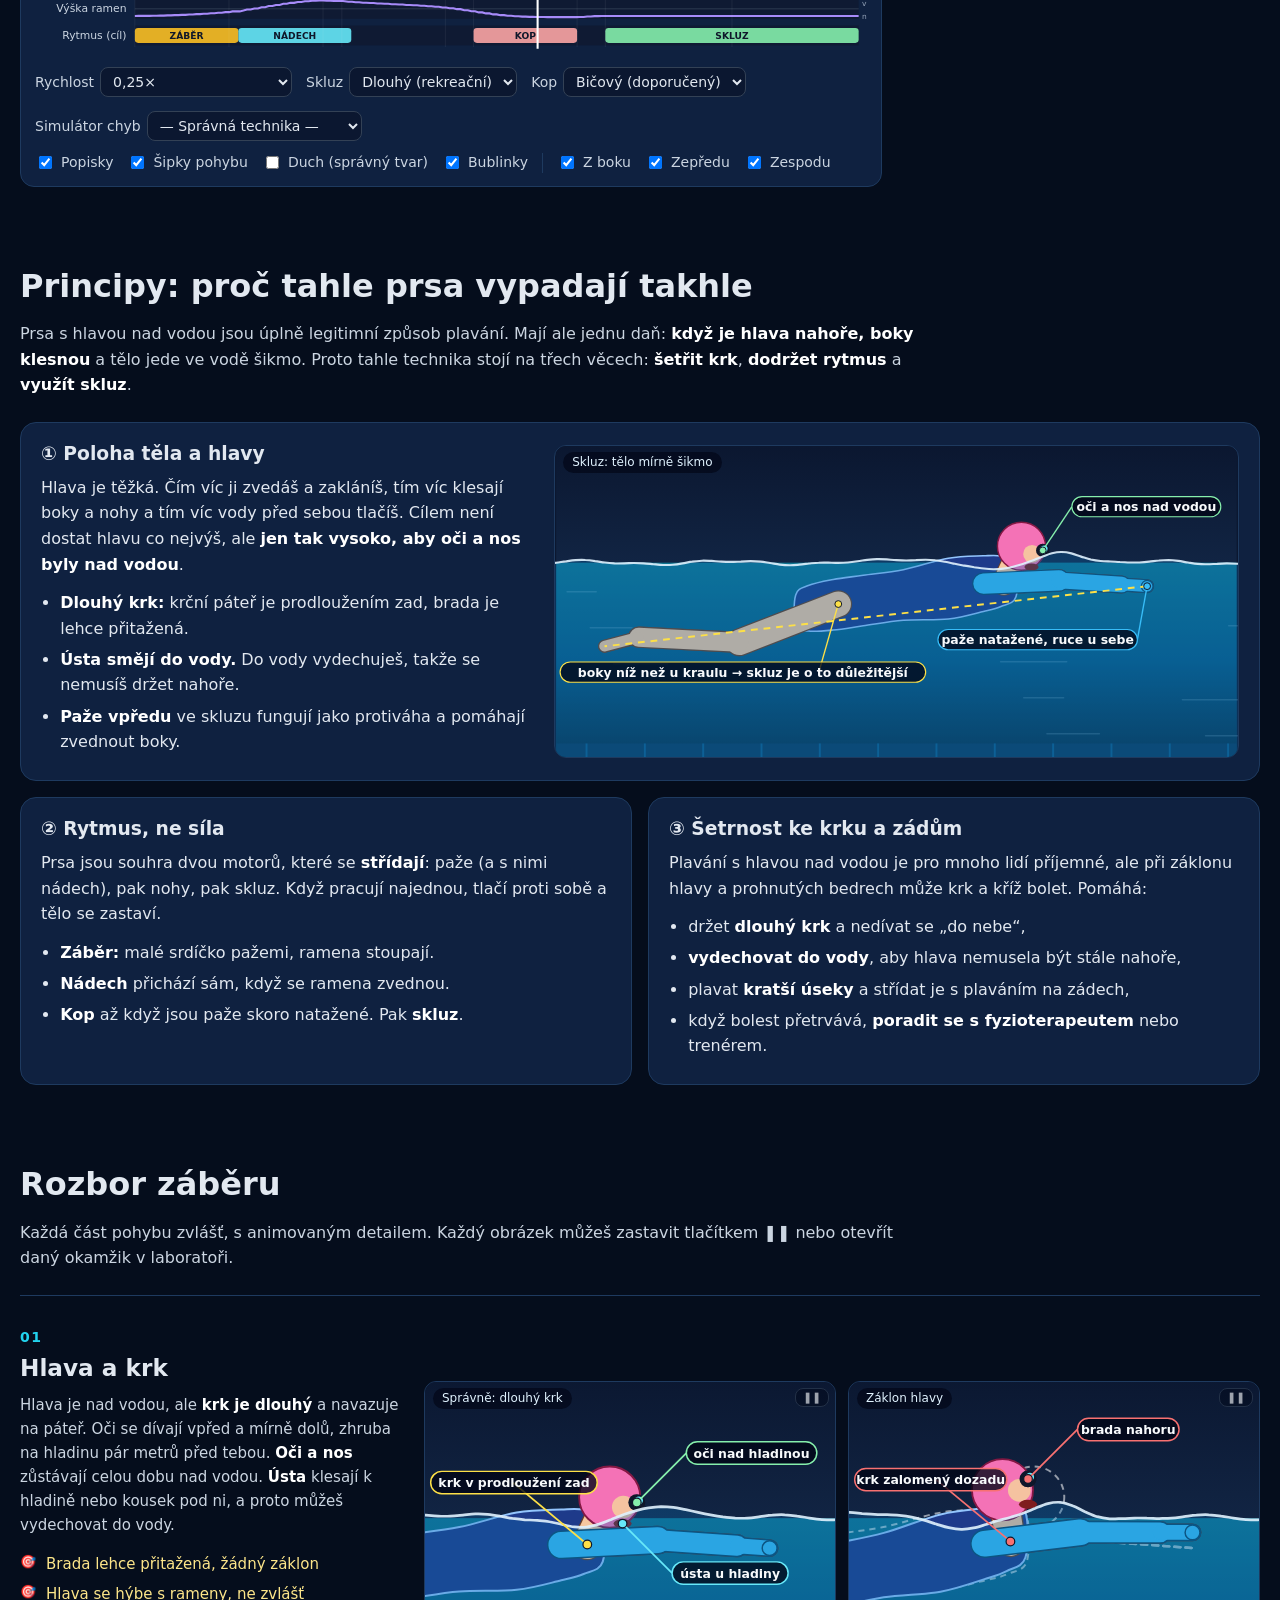
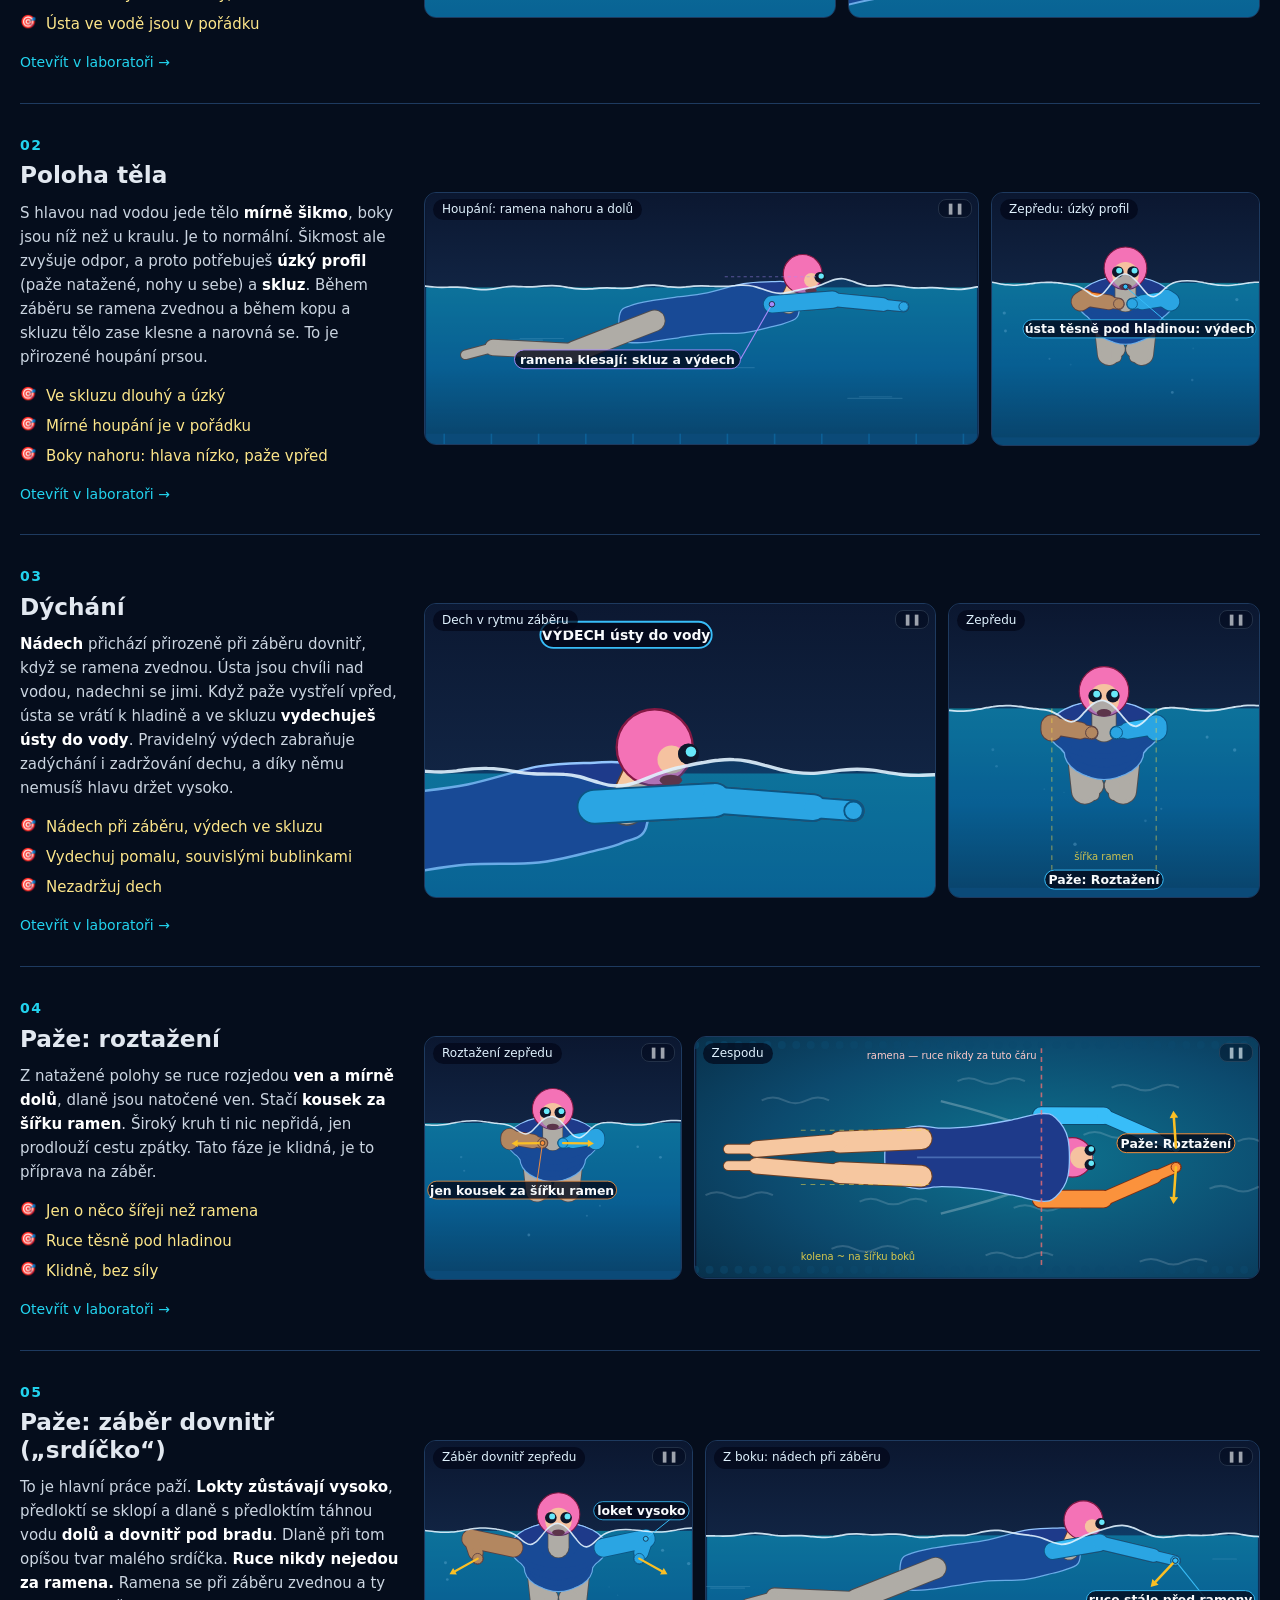
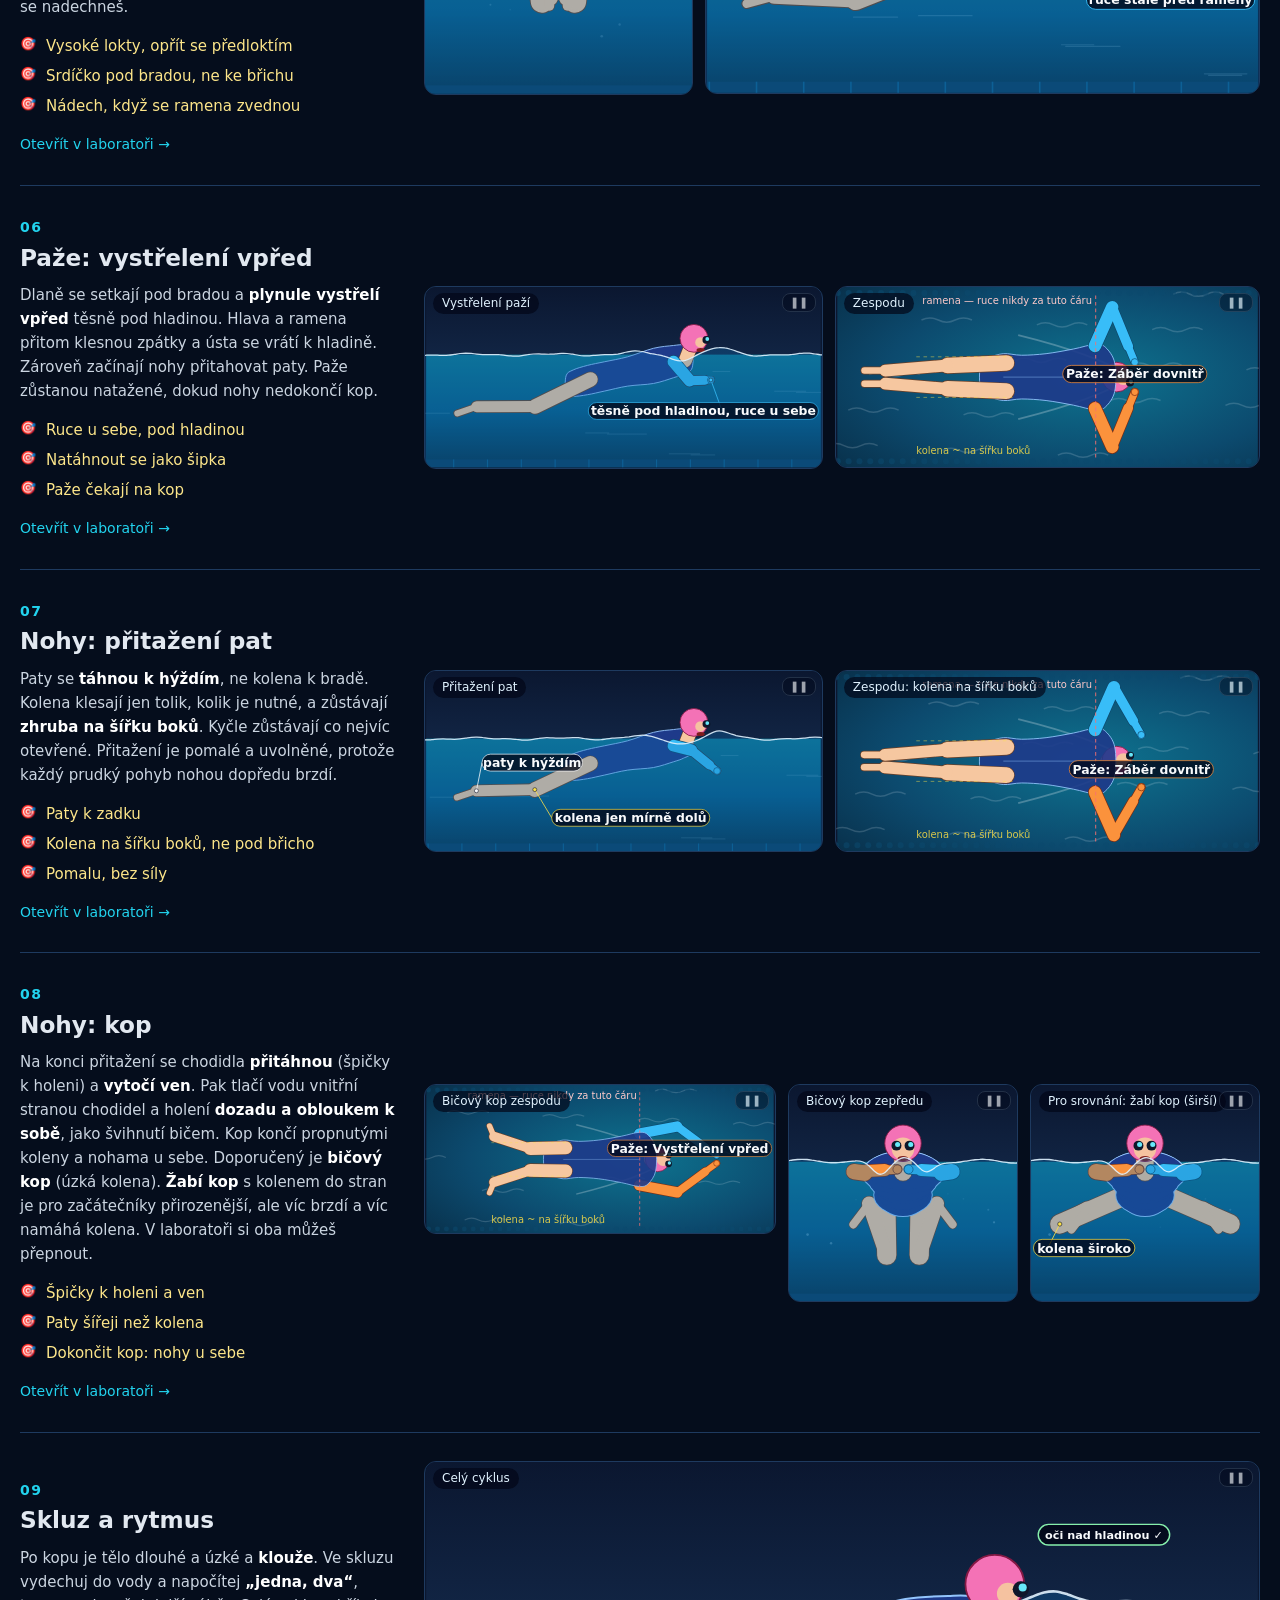
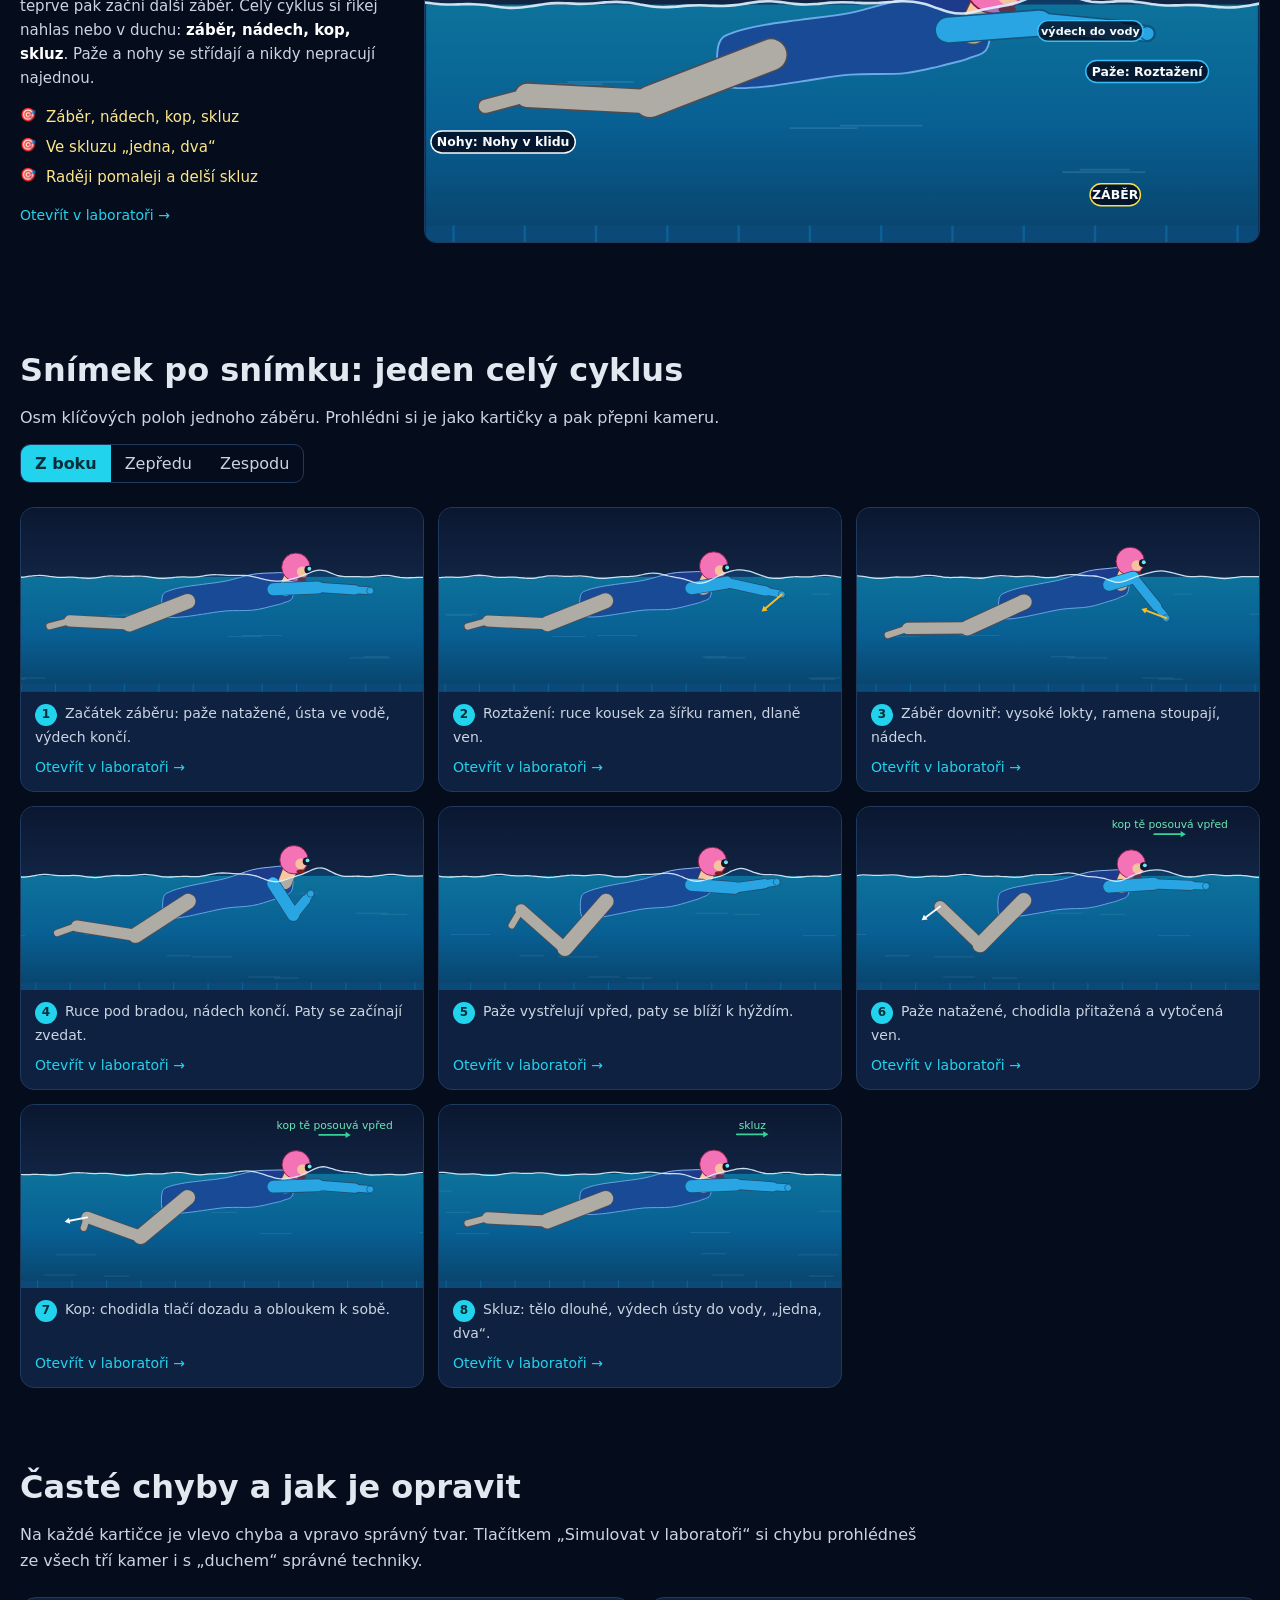
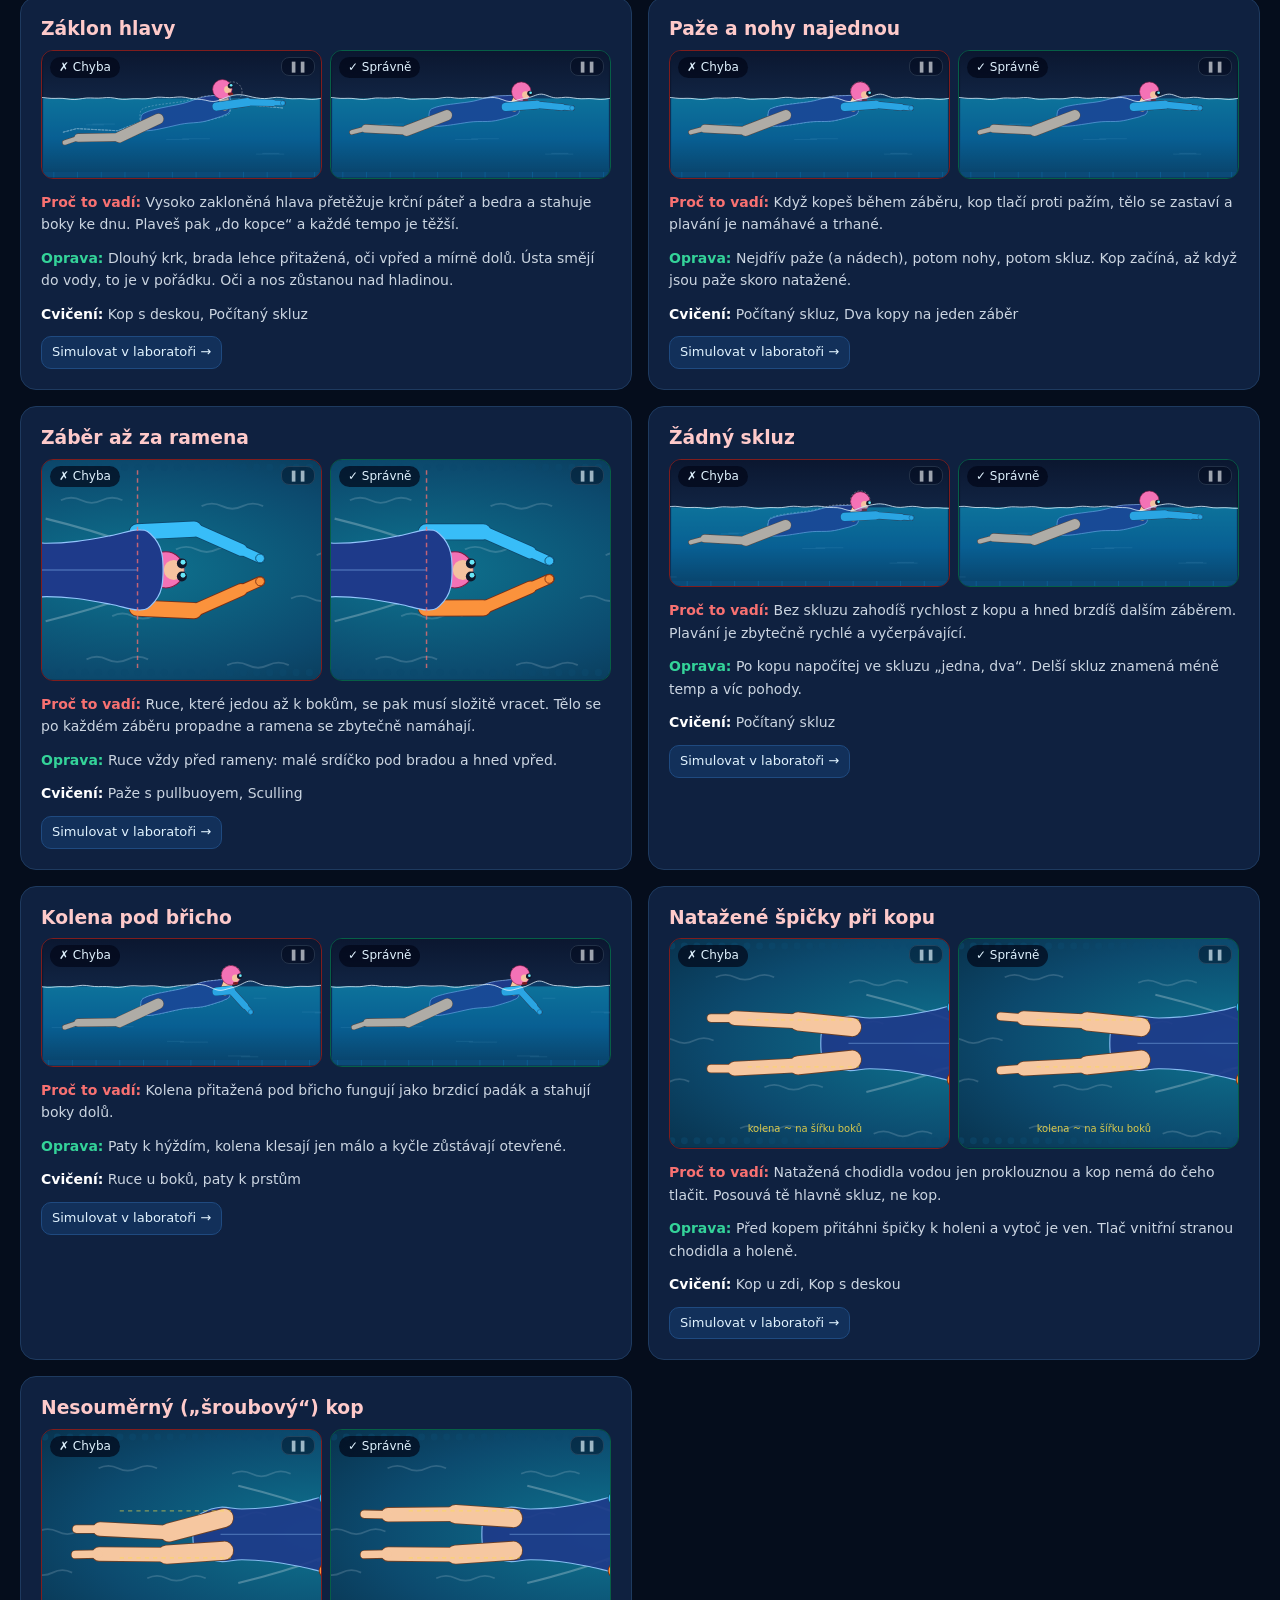
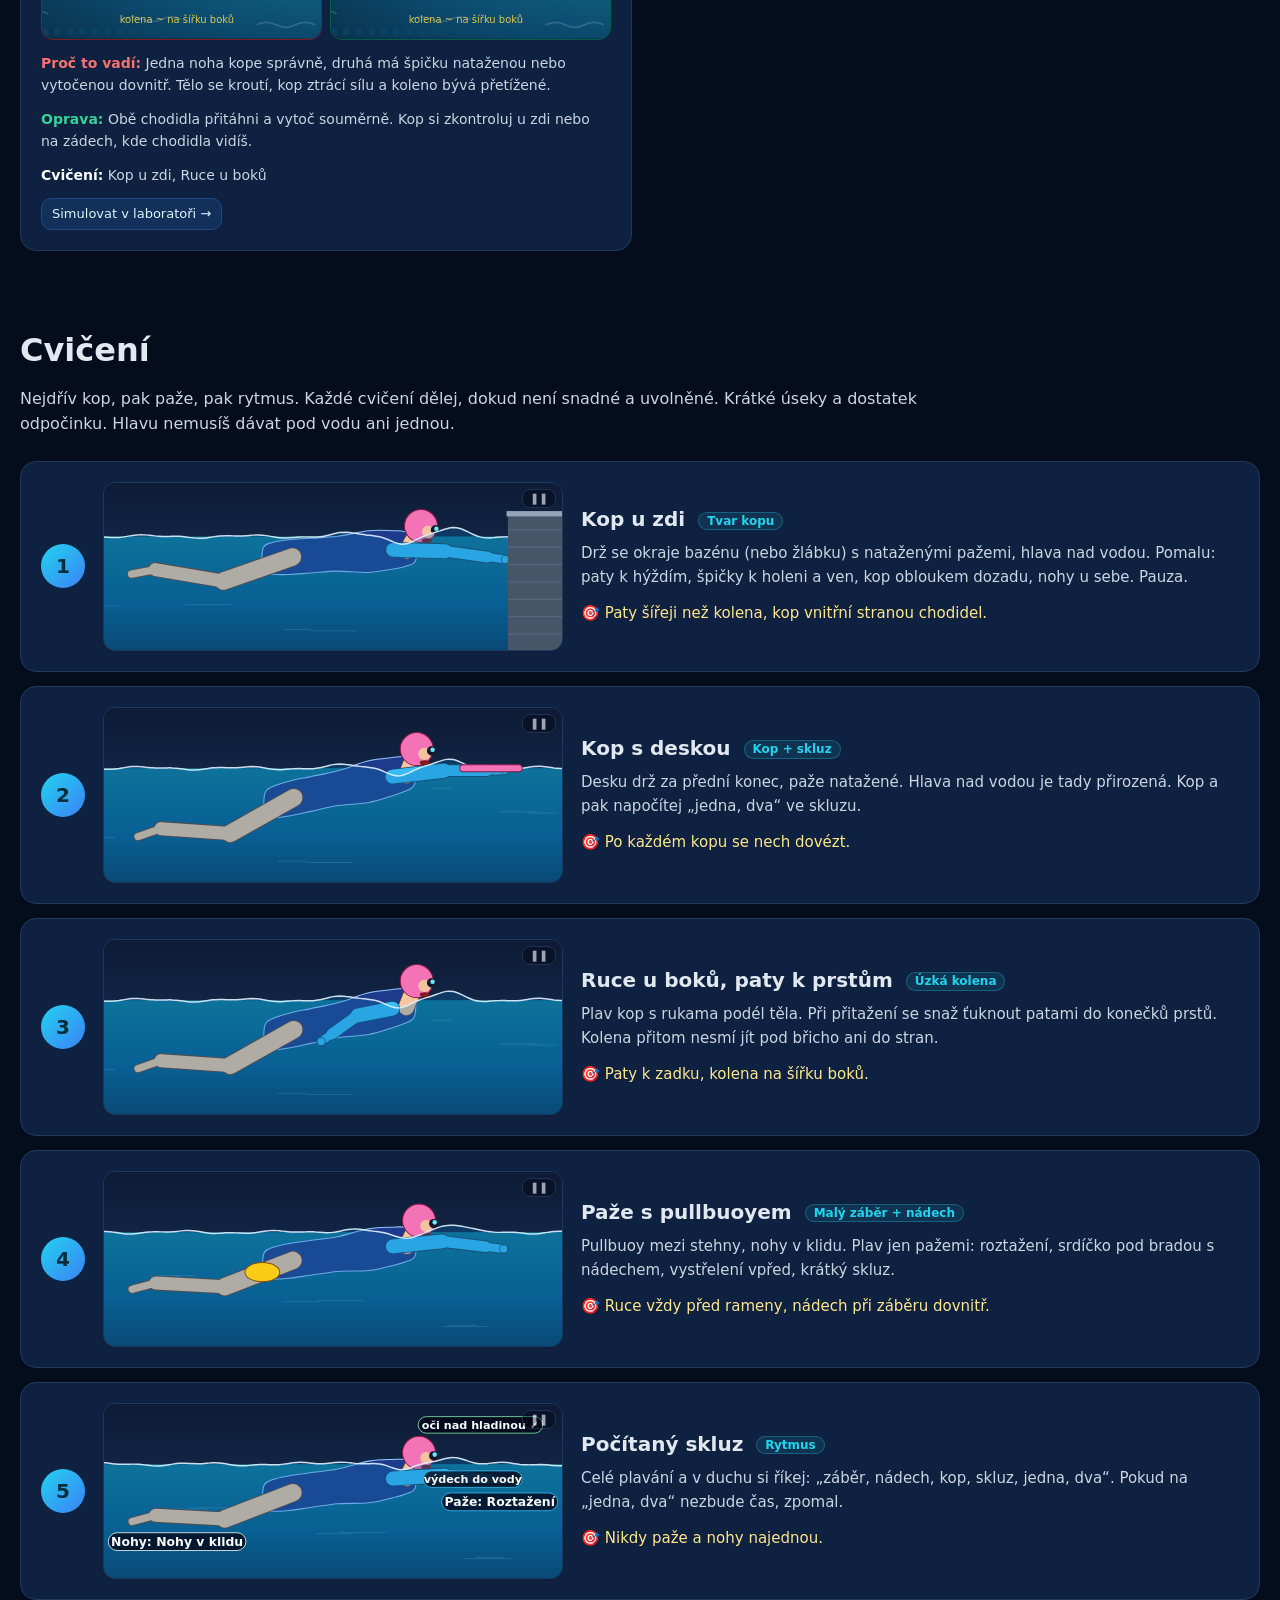
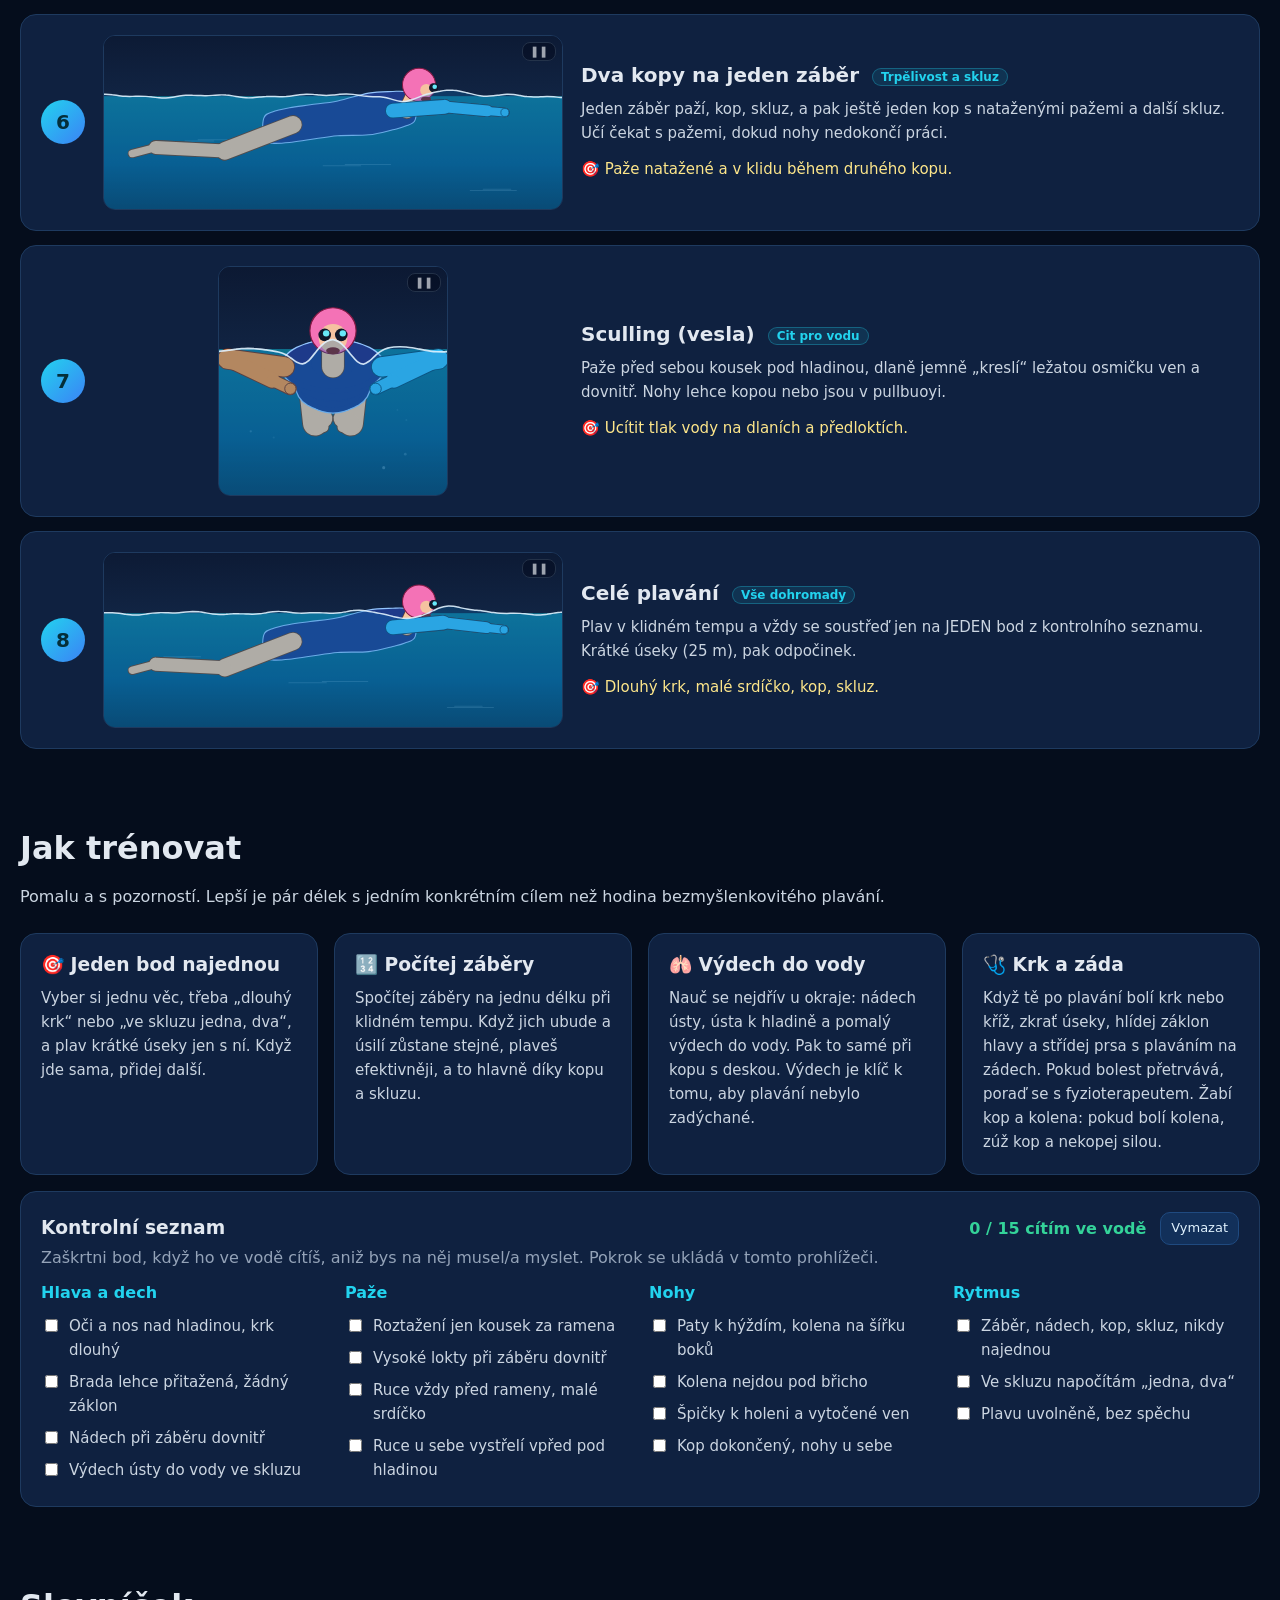
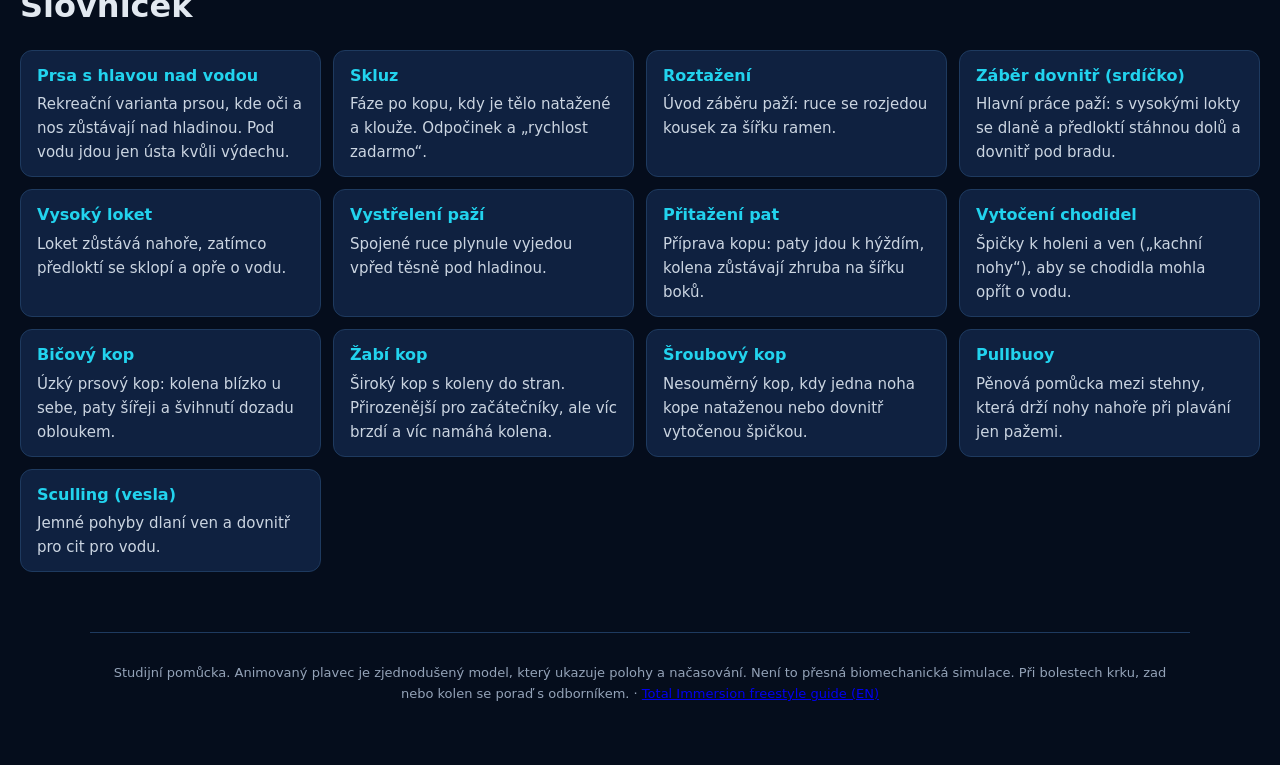
<file: breaststroke/index.html>
<!doctype html>
<html lang="cs">
<head>
<meta charset="utf-8">
<meta name="viewport" content="width=device-width, initial-scale=1">
<title>Prsa s hlavou nad vodou — vizuální průvodce</title>
<link rel="stylesheet" href="../style.css">
</head>
<body class="bs">
<svg width="0" height="0" style="position:absolute" aria-hidden="true">
  <defs>
    <linearGradient id="gSky" x1="0" y1="0" x2="0" y2="1"><stop offset="0" stop-color="#0b1730"/><stop offset="1" stop-color="#1b3a63"/></linearGradient>
    <linearGradient id="gWater" x1="0" y1="0" x2="0" y2="1"><stop offset="0" stop-color="#0e7490"/><stop offset="0.5" stop-color="#075985"/><stop offset="1" stop-color="#082f49"/></linearGradient>
    <linearGradient id="gTop" x1="0" y1="0" x2="0" y2="1"><stop offset="0" stop-color="#0e7490"/><stop offset="0.5" stop-color="#0891b2"/><stop offset="1" stop-color="#0e7490"/></linearGradient>
    <radialGradient id="gBelow" cx="0.6" cy="0.5" r="0.8"><stop offset="0" stop-color="#0e7490"/><stop offset="0.6" stop-color="#0c4a6e"/><stop offset="1" stop-color="#082f49"/></radialGradient>
  </defs>
</svg>

<header class="hero">
  <nav class="topnav">
    <a href="#lab">Laboratoř</a><a href="#principles">Principy</a><a href="#anatomy">Rozbor záběru</a><a href="#frames">Snímek po snímku</a><a href="#mistakes">Chyby</a><a href="#drills">Cvičení</a><a href="#practice">Trénink</a><a href="#glossary">Slovníček</a><a class="nav-x" href="../">🏊 Total Immersion freestyle (EN)</a>
  </nav>
  <div class="hero-inner">
    <p class="kicker">Vizuální průvodce</p>
    <h1>Prsa s hlavou nad vodou</h1>
    <p class="lede">Klidná rekreační prsa pro každého, kdo nechce dávat hlavu pod vodu. <b>Oči a nos zůstávají nad hladinou</b> a pod vodu jdou jen <b>ústa</b>, aby se dalo pohodlně vydechovat. Nejde o závodní techniku. Jde o plavání, které je <b>uvolněné, šetrné ke krku a zádům</b> a dá se vydržet dlouho.</p>
    <div class="pillars">
      <div class="pillar"><span>1</span><h3>Dlouhý krk</h3><p>Hlava je nad vodou, ale není zakloněná. Oči se dívají vpřed a mírně dolů, brada je lehce přitažená.</p></div>
      <div class="pillar"><span>2</span><h3>Rytmus</h3><p>Záběr, nádech, kop, skluz. Paže a nohy se střídají a nikdy nepracují najednou.</p></div>
      <div class="pillar"><span>3</span><h3>Skluz</h3><p>Po každém kopu se nech dovézt a napočítej „jedna, dva“. Skluz je odpočinek a zadarmo rychlost.</p></div>
    </div>
  </div>
</header>

<main>
<!-- ============ LAB ============ -->
<section id="lab" class="section">
  <div class="sec-head">
    <h2>Laboratoř záběru</h2>
    <p>Jeden plavec, tři kamery, vše synchronně. Pusť si pohyb zpomaleně, posouvej časovou osu nebo krokuj klíčové polohy. Pohled <b>zespodu</b> nejlépe ukazuje „srdíčko“ paží a bičový kop. Klávesy: <kbd>Mezerník</kbd> přehrát/pauza · <kbd>←</kbd><kbd>→</kbd> jemný krok (se <kbd>Shift</kbd> větší) · <kbd>[</kbd><kbd>]</kbd> předchozí/další klíčová poloha.</p>
  </div>

  <div class="lab-grid">
    <div class="lab-views">
      <div class="view" data-view="side"><div class="view-label">Z boku (z levé strany plavce)</div><svg></svg></div>
      <div class="view-row">
        <div class="view" data-view="front"><div class="view-label">Zepředu</div><svg></svg></div>
        <div class="view" data-view="below"><div class="view-label">Zespodu (ode dna)</div><svg></svg></div>
      </div>

      <div class="controls">
        <div class="ctrl-row">
          <button class="btn" id="btn-prev" title="Předchozí klíčová poloha ([)">⏮ Poloha</button>
          <button class="btn" id="btn-back" title="Krok zpět (←)">◀ 1 %</button>
          <button class="btn primary" id="btn-play">❚❚ Pauza</button>
          <button class="btn" id="btn-fwd" title="Krok vpřed (→)">1 % ▶</button>
          <button class="btn" id="btn-next" title="Další klíčová poloha (])">Poloha ⏭</button>
          <input type="range" id="scrub" min="0" max="999" value="220" aria-label="Pozice v cyklu">
          <span id="tpos" class="tpos">22%</span>
        </div>
        <svg id="timeline" class="timeline"></svg>
        <div class="ctrl-row wrap">
          <label>Rychlost
            <select id="speed">
              <option value="0.08">0,08× (velmi pomalu)</option>
              <option value="0.15">0,15×</option>
              <option value="0.25" selected>0,25×</option>
              <option value="0.5">0,5×</option>
              <option value="1">1× (skutečná)</option>
            </select>
          </label>
          <label>Skluz
            <select data-param="glide">
              <option value="long" selected>Dlouhý (rekreační)</option>
              <option value="short">Krátký</option>
            </select>
          </label>
          <label>Kop
            <select data-param="kick">
              <option value="whip" selected>Bičový (doporučený)</option>
              <option value="frog">Žabí (široký)</option>
            </select>
          </label>
          <label>Simulátor chyb
            <select id="mistake">
              <option value="none">— Správná technika —</option>
              <option value="headBack">Záklon hlavy</option>
              <option value="together">Paže a nohy najednou</option>
              <option value="widePull">Záběr až za ramena</option>
              <option value="noGlide">Žádný skluz</option>
              <option value="kneesUnder">Kolena pod břicho</option>
              <option value="pointedFeet">Natažené špičky při kopu</option>
              <option value="screw">Nesouměrný kop</option>
            </select>
          </label>
        </div>
        <div class="ctrl-row wrap toggles">
          <label><input type="checkbox" id="opt-labels" checked> Popisky</label>
          <label><input type="checkbox" id="opt-vectors" checked> Šipky pohybu</label>
          <label><input type="checkbox" id="opt-ghost"> Duch (správný tvar)</label>
          <label><input type="checkbox" id="opt-bubbles" checked> Bublinky</label>
          <span class="sep"></span>
          <label><input type="checkbox" data-viewtoggle="side" checked> Z boku</label>
          <label><input type="checkbox" data-viewtoggle="front" checked> Zepředu</label>
          <label><input type="checkbox" data-viewtoggle="below" checked> Zespodu</label>
        </div>
      </div>
    </div>

    <aside class="info">
      <div id="info-arms"></div>
      <div class="info-body" id="info-body"></div>
      <div id="info-mistake"></div>
    </aside>
  </div>
</section>

<!-- ============ PRINCIPLES ============ -->
<section id="principles" class="section">
  <div class="sec-head">
    <h2>Principy: proč tahle prsa vypadají takhle</h2>
    <p>Prsa s hlavou nad vodou jsou úplně legitimní způsob plavání. Mají ale jednu daň: <b>když je hlava nahoře, boky klesnou</b> a tělo jede ve vodě šikmo. Proto tahle technika stojí na třech věcech: <b>šetřit krk</b>, <b>dodržet rytmus</b> a <b>využít skluz</b>.</p>
  </div>
  <div class="principles">
    <div class="card span-all">
      <div class="split">
      <div>
      <h3>① Poloha těla a hlavy</h3>
      <p>Hlava je těžká. Čím víc ji zvedáš a zakláníš, tím víc klesají boky a nohy a tím víc vody před sebou tlačíš. Cílem není dostat hlavu co nejvýš, ale <b>jen tak vysoko, aby oči a nos byly nad vodou</b>.</p>
      <ul>
        <li><b>Dlouhý krk:</b> krční páteř je prodloužením zad, brada je lehce přitažená.</li>
        <li><b>Ústa smějí do vody.</b> Do vody vydechuješ, takže se nemusíš držet nahoře.</li>
        <li><b>Paže vpředu</b> ve skluzu fungují jako protiváha a pomáhají zvednout boky.</li>
      </ul>
      </div>
      <div class="fig wide" data-fig="body"></div>
      </div>
    </div>
    <div class="card">
      <h3>② Rytmus, ne síla</h3>
      <p>Prsa jsou souhra dvou motorů, které se <b>střídají</b>: paže (a s nimi nádech), pak nohy, pak skluz. Když pracují najednou, tlačí proti sobě a tělo se zastaví.</p>
      <ul>
        <li><b>Záběr:</b> malé srdíčko pažemi, ramena stoupají.</li>
        <li><b>Nádech</b> přichází sám, když se ramena zvednou.</li>
        <li><b>Kop</b> až když jsou paže skoro natažené. Pak <b>skluz</b>.</li>
      </ul>
    </div>
    <div class="card">
      <h3>③ Šetrnost ke krku a zádům</h3>
      <p>Plavání s hlavou nad vodou je pro mnoho lidí příjemné, ale při záklonu hlavy a prohnutých bedrech může krk a kříž bolet. Pomáhá:</p>
      <ul>
        <li>držet <b>dlouhý krk</b> a nedívat se „do nebe“,</li>
        <li><b>vydechovat do vody</b>, aby hlava nemusela být stále nahoře,</li>
        <li>plavat <b>kratší úseky</b> a střídat je s plaváním na zádech,</li>
        <li>když bolest přetrvává, <b>poradit se s fyzioterapeutem</b> nebo trenérem.</li>
      </ul>
    </div>
  </div>
</section>

<!-- ============ ANATOMY ============ -->
<section id="anatomy" class="section">
  <div class="sec-head">
    <h2>Rozbor záběru</h2>
    <p>Každá část pohybu zvlášť, s animovaným detailem. Každý obrázek můžeš zastavit tlačítkem ❚❚ nebo otevřít daný okamžik v laboratoři.</p>
  </div>

  <article class="part">
    <div class="part-txt">
      <span class="part-n">01</span><h3>Hlava a krk</h3>
      <p>Hlava je nad vodou, ale <b>krk je dlouhý</b> a navazuje na páteř. Oči se dívají vpřed a mírně dolů, zhruba na hladinu pár metrů před tebou. <b>Oči a nos</b> zůstávají celou dobu nad vodou. <b>Ústa</b> klesají k hladině nebo kousek pod ni, a proto můžeš vydechovat do vody.</p>
      <ul class="cues"><li>Brada lehce přitažená, žádný záklon</li><li>Hlava se hýbe s rameny, ne zvlášť</li><li>Ústa ve vodě jsou v pořádku</li></ul>
      <button class="link" data-goto="0.8">Otevřít v laboratoři →</button>
    </div>
    <div class="part-figs"><div class="fig" data-fig="head-good"></div><div class="fig" data-fig="head-bad"></div></div>
  </article>

  <article class="part">
    <div class="part-txt">
      <span class="part-n">02</span><h3>Poloha těla</h3>
      <p>S hlavou nad vodou jede tělo <b>mírně šikmo</b>, boky jsou níž než u kraulu. Je to normální. Šikmost ale zvyšuje odpor, a proto potřebuješ <b>úzký profil</b> (paže natažené, nohy u sebe) a <b>skluz</b>. Během záběru se ramena zvednou a během kopu a skluzu tělo zase klesne a narovná se. To je přirozené houpání prsou.</p>
      <ul class="cues"><li>Ve skluzu dlouhý a úzký</li><li>Mírné houpání je v pořádku</li><li>Boky nahoru: hlava nízko, paže vpřed</li></ul>
      <button class="link" data-goto="0.8">Otevřít v laboratoři →</button>
    </div>
    <div class="part-figs"><div class="fig" data-fig="bob-side"></div><div class="fig" data-fig="body-front"></div></div>
  </article>

  <article class="part">
    <div class="part-txt">
      <span class="part-n">03</span><h3>Dýchání</h3>
      <p><b>Nádech</b> přichází přirozeně při záběru dovnitř, když se ramena zvednou. Ústa jsou chvíli nad vodou, nadechni se jimi. Když paže vystřelí vpřed, ústa se vrátí k hladině a ve skluzu <b>vydechuješ ústy do vody</b>. Pravidelný výdech zabraňuje zadýchání i zadržování dechu, a díky němu nemusíš hlavu držet vysoko.</p>
      <ul class="cues"><li>Nádech při záběru, výdech ve skluzu</li><li>Vydechuj pomalu, souvislými bublinkami</li><li>Nezadržuj dech</li></ul>
      <button class="link" data-goto="0.22">Otevřít v laboratoři →</button>
    </div>
    <div class="part-figs"><div class="fig" data-fig="breath-side"></div><div class="fig" data-fig="breath-front"></div></div>
  </article>

  <article class="part">
    <div class="part-txt">
      <span class="part-n">04</span><h3>Paže: roztažení</h3>
      <p>Z natažené polohy se ruce rozjedou <b>ven a mírně dolů</b>, dlaně jsou natočené ven. Stačí <b>kousek za šířku ramen</b>. Široký kruh ti nic nepřidá, jen prodlouží cestu zpátky. Tato fáze je klidná, je to příprava na záběr.</p>
      <ul class="cues"><li>Jen o něco šířeji než ramena</li><li>Ruce těsně pod hladinou</li><li>Klidně, bez síly</li></ul>
      <button class="link" data-goto="0.07">Otevřít v laboratoři →</button>
    </div>
    <div class="part-figs"><div class="fig" data-fig="out-front"></div><div class="fig" data-fig="out-below"></div></div>
  </article>

  <article class="part">
    <div class="part-txt">
      <span class="part-n">05</span><h3>Paže: záběr dovnitř („srdíčko“)</h3>
      <p>To je hlavní práce paží. <b>Lokty zůstávají vysoko</b>, předloktí se sklopí a dlaně s předloktím táhnou vodu <b>dolů a dovnitř pod bradu</b>. Dlaně při tom opíšou tvar malého srdíčka. <b>Ruce nikdy nejedou za ramena.</b> Ramena se při záběru zvednou a ty se nadechneš.</p>
      <ul class="cues"><li>Vysoké lokty, opřít se předloktím</li><li>Srdíčko pod bradou, ne ke břichu</li><li>Nádech, když se ramena zvednou</li></ul>
      <button class="link" data-goto="0.2">Otevřít v laboratoři →</button>
    </div>
    <div class="part-figs"><div class="fig" data-fig="in-front"></div><div class="fig" data-fig="in-side"></div></div>
  </article>

  <article class="part">
    <div class="part-txt">
      <span class="part-n">06</span><h3>Paže: vystřelení vpřed</h3>
      <p>Dlaně se setkají pod bradou a <b>plynule vystřelí vpřed</b> těsně pod hladinou. Hlava a ramena přitom klesnou zpátky a ústa se vrátí k hladině. Zároveň začínají nohy přitahovat paty. Paže zůstanou natažené, dokud nohy nedokončí kop.</p>
      <ul class="cues"><li>Ruce u sebe, pod hladinou</li><li>Natáhnout se jako šipka</li><li>Paže čekají na kop</li></ul>
      <button class="link" data-goto="0.37">Otevřít v laboratoři →</button>
    </div>
    <div class="part-figs"><div class="fig" data-fig="fwd-side"></div><div class="fig" data-fig="fwd-below"></div></div>
  </article>

  <article class="part">
    <div class="part-txt">
      <span class="part-n">07</span><h3>Nohy: přitažení pat</h3>
      <p>Paty se <b>táhnou k hýždím</b>, ne kolena k bradě. Kolena klesají jen tolik, kolik je nutné, a zůstávají <b>zhruba na šířku boků</b>. Kyčle zůstávají co nejvíc otevřené. Přitažení je pomalé a uvolněné, protože každý prudký pohyb nohou dopředu brzdí.</p>
      <ul class="cues"><li>Paty k zadku</li><li>Kolena na šířku boků, ne pod břicho</li><li>Pomalu, bez síly</li></ul>
      <button class="link" data-goto="0.36">Otevřít v laboratoři →</button>
    </div>
    <div class="part-figs"><div class="fig" data-fig="draw-side"></div><div class="fig" data-fig="draw-below"></div></div>
  </article>

  <article class="part">
    <div class="part-txt">
      <span class="part-n">08</span><h3>Nohy: kop</h3>
      <p>Na konci přitažení se chodidla <b>přitáhnou</b> (špičky k holeni) a <b>vytočí ven</b>. Pak tlačí vodu vnitřní stranou chodidel a holení <b>dozadu a obloukem k sobě</b>, jako švihnutí bičem. Kop končí propnutými koleny a nohama u sebe. Doporučený je <b>bičový kop</b> (úzká kolena). <b>Žabí kop</b> s kolenem do stran je pro začátečníky přirozenější, ale víc brzdí a víc namáhá kolena. V laboratoři si oba můžeš přepnout.</p>
      <ul class="cues"><li>Špičky k holeni a ven</li><li>Paty šířeji než kolena</li><li>Dokončit kop: nohy u sebe</li></ul>
      <button class="link" data-goto="0.48">Otevřít v laboratoři →</button>
    </div>
    <div class="part-figs"><div class="fig" data-fig="kick-below"></div><div class="fig" data-fig="kick-front"></div><div class="fig" data-fig="kick-frog"></div></div>
  </article>

  <article class="part">
    <div class="part-txt">
      <span class="part-n">09</span><h3>Skluz a rytmus</h3>
      <p>Po kopu je tělo dlouhé a úzké a <b>klouže</b>. Ve skluzu vydechuj do vody a napočítej <b>„jedna, dva“</b>, teprve pak začni další záběr. Celý cyklus si říkej nahlas nebo v duchu: <b>záběr, nádech, kop, skluz</b>. Paže a nohy se střídají a nikdy nepracují najednou.</p>
      <ul class="cues"><li>Záběr, nádech, kop, skluz</li><li>Ve skluzu „jedna, dva“</li><li>Raději pomaleji a delší skluz</li></ul>
      <button class="link" data-goto="0.8">Otevřít v laboratoři →</button>
    </div>
    <div class="part-figs one"><div class="fig" data-fig="rhythm-side"></div></div>
  </article>
</section>

<!-- ============ FRAMES ============ -->
<section id="frames" class="section">
  <div class="sec-head">
    <h2>Snímek po snímku: jeden celý cyklus</h2>
    <p>Osm klíčových poloh jednoho záběru. Prohlédni si je jako kartičky a pak přepni kameru.</p>
    <div class="seg">
      <button class="on" data-filmview="side">Z boku</button><button data-filmview="front">Zepředu</button><button data-filmview="below">Zespodu</button>
    </div>
  </div>
  <div id="film" class="film"></div>
</section>

<!-- ============ MISTAKES ============ -->
<section id="mistakes" class="section">
  <div class="sec-head">
    <h2>Časté chyby a jak je opravit</h2>
    <p>Na každé kartičce je vlevo chyba a vpravo správný tvar. Tlačítkem „Simulovat v laboratoři“ si chybu prohlédneš ze všech tří kamer i s „duchem“ správné techniky.</p>
  </div>
  <div id="mistakes-grid" class="mistakes-grid"></div>
</section>

<!-- ============ DRILLS ============ -->
<section id="drills" class="section">
  <div class="sec-head">
    <h2>Cvičení</h2>
    <p>Nejdřív kop, pak paže, pak rytmus. Každé cvičení dělej, dokud není snadné a uvolněné. Krátké úseky a dostatek odpočinku. Hlavu nemusíš dávat pod vodu ani jednou.</p>
  </div>
  <ol id="drills-list" class="drills"></ol>
</section>

<!-- ============ PRACTICE ============ -->
<section id="practice" class="section">
  <div class="sec-head">
    <h2>Jak trénovat</h2>
    <p>Pomalu a s pozorností. Lepší je pár délek s jedním konkrétním cílem než hodina bezmyšlenkovitého plavání.</p>
  </div>
  <div class="practice-grid">
    <div class="card">
      <h3>🎯 Jeden bod najednou</h3>
      <p>Vyber si jednu věc, třeba „dlouhý krk“ nebo „ve skluzu jedna, dva“, a plav krátké úseky jen s ní. Když jde sama, přidej další.</p>
    </div>
    <div class="card">
      <h3>🔢 Počítej záběry</h3>
      <p>Spočítej záběry na jednu délku při klidném tempu. Když jich ubude a úsilí zůstane stejné, plaveš efektivněji, a to hlavně díky kopu a skluzu.</p>
    </div>
    <div class="card">
      <h3>🫁 Výdech do vody</h3>
      <p>Nauč se nejdřív u okraje: nádech ústy, ústa k hladině a pomalý výdech do vody. Pak to samé při kopu s deskou. Výdech je klíč k tomu, aby plavání nebylo zadýchané.</p>
    </div>
    <div class="card">
      <h3>🩺 Krk a záda</h3>
      <p>Když tě po plavání bolí krk nebo kříž, zkrať úseky, hlídej záklon hlavy a střídej prsa s plaváním na zádech. Pokud bolest přetrvává, poraď se s fyzioterapeutem. Žabí kop a kolena: pokud bolí kolena, zúž kop a nekopej silou.</p>
    </div>
  </div>

  <div class="card checklist-card">
    <div class="ck-head"><h3>Kontrolní seznam</h3><span id="ck-count"></span><button class="btn small" id="ck-reset">Vymazat</button></div>
    <p class="muted">Zaškrtni bod, když ho ve vodě cítíš, aniž bys na něj musel/a myslet. Pokrok se ukládá v tomto prohlížeči.</p>
    <div id="checklist" class="checklist"></div>
  </div>
</section>

<!-- ============ GLOSSARY ============ -->
<section id="glossary" class="section">
  <div class="sec-head"><h2>Slovníček</h2></div>
  <dl class="glossary">
    <div><dt>Prsa s hlavou nad vodou</dt><dd>Rekreační varianta prsou, kde oči a nos zůstávají nad hladinou. Pod vodu jdou jen ústa kvůli výdechu.</dd></div>
    <div><dt>Skluz</dt><dd>Fáze po kopu, kdy je tělo natažené a klouže. Odpočinek a „rychlost zadarmo“.</dd></div>
    <div><dt>Roztažení</dt><dd>Úvod záběru paží: ruce se rozjedou kousek za šířku ramen.</dd></div>
    <div><dt>Záběr dovnitř (srdíčko)</dt><dd>Hlavní práce paží: s vysokými lokty se dlaně a předloktí stáhnou dolů a dovnitř pod bradu.</dd></div>
    <div><dt>Vysoký loket</dt><dd>Loket zůstává nahoře, zatímco předloktí se sklopí a opře o vodu.</dd></div>
    <div><dt>Vystřelení paží</dt><dd>Spojené ruce plynule vyjedou vpřed těsně pod hladinou.</dd></div>
    <div><dt>Přitažení pat</dt><dd>Příprava kopu: paty jdou k hýždím, kolena zůstávají zhruba na šířku boků.</dd></div>
    <div><dt>Vytočení chodidel</dt><dd>Špičky k holeni a ven („kachní nohy“), aby se chodidla mohla opřít o vodu.</dd></div>
    <div><dt>Bičový kop</dt><dd>Úzký prsový kop: kolena blízko u sebe, paty šířeji a švihnutí dozadu obloukem.</dd></div>
    <div><dt>Žabí kop</dt><dd>Široký kop s koleny do stran. Přirozenější pro začátečníky, ale víc brzdí a víc namáhá kolena.</dd></div>
    <div><dt>Šroubový kop</dt><dd>Nesouměrný kop, kdy jedna noha kope nataženou nebo dovnitř vytočenou špičkou.</dd></div>
    <div><dt>Pullbuoy</dt><dd>Pěnová pomůcka mezi stehny, která drží nohy nahoře při plavání jen pažemi.</dd></div>
    <div><dt>Sculling (vesla)</dt><dd>Jemné pohyby dlaní ven a dovnitř pro cit pro vodu.</dd></div>
  </dl>
</section>
</main>

<footer>
  <p>Studijní pomůcka. Animovaný plavec je zjednodušený model, který ukazuje polohy a načasování. Není to přesná biomechanická simulace. Při bolestech krku, zad nebo kolen se poraď s odborníkem. · <a href="../">Total Immersion freestyle guide (EN)</a></p>
</footer>

<script src="../js/engine/geom.js"></script>
<script src="../js/engine/render.js"></script>
<script src="../js/breaststroke/model.js"></script>
<script src="../js/breaststroke/content.js"></script>
<script src="../js/engine/ui.js"></script>
</body>
</html>
</file>
<file: style.css>
:root {
  --bg: #050d1c;
  --bg2: #0a1830;
  --card: #0f2140;
  --line: #1e3a5f;
  --text: #e2e8f0;
  --muted: #94a3b8;
  --accent: #22d3ee;
  --r: #fb923c;
  --l: #38bdf8;
  --good: #34d399;
  --bad: #f87171;
}
* { box-sizing: border-box; }
html { scroll-behavior: smooth; }
body {
  margin: 0; background: var(--bg); color: var(--text);
  font: 16px/1.6 system-ui, -apple-system, "Segoe UI", Roboto, sans-serif;
}
h1, h2, h3, h4 { line-height: 1.2; margin: 0 0 .5em; }
p { margin: 0 0 .8em; }
b { color: #fff; }
kbd { background: #1e293b; border: 1px solid #334155; border-bottom-width: 2px; border-radius: 4px; padding: 0 5px; font-size: .85em; }
.muted { color: var(--muted); }
.c-r { color: var(--r); font-weight: 700; }
.c-l { color: var(--l); font-weight: 700; }

/* ---------- hero ---------- */
.hero {
  background:
    radial-gradient(1200px 400px at 70% 0%, rgba(34, 211, 238, .18), transparent 70%),
    linear-gradient(180deg, #0b2447 0%, var(--bg) 100%);
  padding-bottom: 40px;
}
.topnav {
  position: sticky; top: 0; z-index: 20; display: flex; gap: 4px; flex-wrap: wrap; justify-content: center;
  padding: 10px; background: rgba(5, 13, 28, .85); backdrop-filter: blur(8px); border-bottom: 1px solid var(--line);
}
.topnav a { color: #cbd5e1; text-decoration: none; padding: 4px 12px; border-radius: 999px; font-size: 14px; }
.topnav a:hover { background: #12305a; color: #fff; }
.topnav a.nav-x { color: #86efac; border: 1px solid rgba(134, 239, 172, .35); }
.hero-inner { max-width: 1100px; margin: 0 auto; padding: 50px 20px 0; }
.kicker { color: var(--accent); text-transform: uppercase; letter-spacing: .15em; font-size: 13px; font-weight: 700; }
h1 { font-size: clamp(2.2rem, 5vw, 3.6rem); background: linear-gradient(90deg, #fff, #7dd3fc); -webkit-background-clip: text; background-clip: text; color: transparent; }
.lede { font-size: 1.15rem; max-width: 820px; color: #cbd5e1; }
.pillars { display: grid; grid-template-columns: repeat(auto-fit, minmax(240px, 1fr)); gap: 16px; margin-top: 28px; }
.pillar { background: rgba(15, 33, 64, .7); border: 1px solid var(--line); border-radius: 16px; padding: 18px 20px; position: relative; }
.pillar span { position: absolute; right: 16px; top: 8px; font-size: 42px; font-weight: 800; color: rgba(125, 211, 252, .15); }
.pillar h3 { color: var(--accent); }
.pillar p { color: #cbd5e1; margin: 0; font-size: 15px; }

/* ---------- sections ---------- */
.section { max-width: 1400px; margin: 0 auto; padding: 60px 20px 20px; scroll-margin-top: 50px; }
.sec-head { max-width: 900px; margin-bottom: 24px; }
.sec-head h2 { font-size: 2rem; }
.sec-head p { color: #cbd5e1; }
.card { background: var(--card); border: 1px solid var(--line); border-radius: 16px; padding: 20px; }
.card ul { padding-left: 1.2em; margin: 0; }
.card li { margin-bottom: .35em; }

/* ---------- lab ---------- */
.lab-grid { display: grid; grid-template-columns: minmax(0, 1fr) 360px; gap: 18px; align-items: start; }
@media (max-width: 1100px) { .lab-grid { grid-template-columns: 1fr; } }
.lab-views { display: flex; flex-direction: column; gap: 10px; min-width: 0; }
.view { position: relative; border-radius: 14px; overflow: hidden; border: 1px solid var(--line); background: #0b1730; }
.view svg { display: block; width: 100%; height: auto; }
.view-row { display: flex; gap: 10px; }
.view-row > .view { flex: var(--ar, 2) 1 0; min-width: 0; }
.view-row > .view[data-view="front"] { max-width: 560px; }
.view[hidden] { display: none; }
@media (max-width: 700px) {
  .view-row { flex-direction: column; }
  .view-row > .view { flex: none; }
  .ctrl-row { flex-wrap: wrap; }
  #scrub { flex-basis: 100%; order: 10; }
  .tpos { order: 9; }
  .mistake .pair { max-width: none !important; }
  .fig-label { font-size: 10px; }
}
.view-label { position: absolute; left: 10px; top: 8px; font-size: 12px; color: #e0f2fe; background: rgba(2, 6, 23, .6); padding: 2px 10px; border-radius: 999px; pointer-events: none; z-index: 2; }

.controls { background: var(--card); border: 1px solid var(--line); border-radius: 14px; padding: 12px 14px; display: flex; flex-direction: column; gap: 10px; }
.ctrl-row { display: flex; gap: 8px; align-items: center; }
.ctrl-row.wrap { flex-wrap: wrap; gap: 14px; }
.ctrl-row label { font-size: 14px; color: #cbd5e1; display: flex; align-items: center; gap: 6px; }
.toggles label { cursor: pointer; }
.sep { width: 1px; height: 20px; background: var(--line); }
#scrub { flex: 1; accent-color: var(--accent); min-width: 80px; }
.tpos { width: 42px; text-align: right; font-variant-numeric: tabular-nums; color: var(--accent); font-weight: 700; }
select { background: #0b1730; color: var(--text); border: 1px solid #334155; border-radius: 8px; padding: 5px 8px; font: inherit; font-size: 14px; }
.btn { background: #12305a; color: #e0f2fe; border: 1px solid #1f4a80; border-radius: 10px; padding: 7px 12px; font: inherit; font-size: 14px; cursor: pointer; white-space: nowrap; }
.btn:hover { background: #1a4176; }
.btn.primary { background: var(--accent); color: #042f3a; border-color: var(--accent); font-weight: 700; min-width: 92px; }
.btn.small { padding: 5px 10px; font-size: 13px; }
.link { background: none; border: none; color: var(--accent); font: inherit; font-size: 14px; cursor: pointer; padding: 0; }
.link:hover { text-decoration: underline; }
.timeline { width: 100%; height: auto; display: block; cursor: ew-resize; user-select: none; touch-action: none; }

.info { position: sticky; top: 60px; display: flex; flex-direction: column; gap: 12px; }
@media (max-width: 1100px) { .info { position: static; } }
.arm-card { background: var(--card); border: 1px solid var(--line); border-left: 4px solid var(--c); border-radius: 12px; padding: 12px 14px; margin-bottom: 12px; }
.arm-card:last-child { margin-bottom: 0; }
.arm-head { display: flex; align-items: center; gap: 8px; margin-bottom: 6px; flex-wrap: wrap; }
.arm-nm { font-weight: 800; font-size: 13px; text-transform: uppercase; letter-spacing: .06em; }
.arm-ph { font-weight: 700; font-size: 17px; color: #fff; }
.dot { width: 12px; height: 12px; border-radius: 50%; display: inline-block; }
.arm-card p { font-size: 14px; color: #cbd5e1; margin-bottom: 6px; }
.arm-card ul { margin: 0; padding-left: 1.1em; font-size: 14px; }
.arm-card li { color: #fde68a; }
.info-body { background: var(--card); border: 1px solid var(--line); border-radius: 12px; padding: 10px 14px; font-size: 14px; }
.info-body div { display: grid; grid-template-columns: 76px 1fr; gap: 8px; padding: 3px 0; }
.info-body b { color: var(--accent); }
.mk-card { background: #2a1020; border: 1px solid #7f1d1d; border-radius: 12px; padding: 12px 14px; font-size: 14px; }
.mk-card h4 { color: var(--bad); }

/* ---------- figures ---------- */
.fig { position: relative; border-radius: 12px; overflow: hidden; border: 1px solid var(--line); background: #0b1730; }
.fig svg { display: block; width: 100%; height: 100%; }
.part > * { min-width: 0; }
.fig-label { position: absolute; left: 8px; top: 6px; font-size: 12px; background: rgba(2, 6, 23, .7); color: #e0f2fe; padding: 1px 9px; border-radius: 999px; pointer-events: none; }
.fig-pp { position: absolute; right: 6px; top: 6px; background: rgba(2, 6, 23, .7); color: #fff; border: 1px solid #334155; border-radius: 8px; font-size: 11px; padding: 2px 7px; cursor: pointer; opacity: .6; }
.fig:hover .fig-pp { opacity: 1; }
.fig.wide { margin-bottom: 12px; }

.principles { display: grid; grid-template-columns: repeat(2, minmax(0, 1fr)); gap: 16px; }
@media (max-width: 800px) { .principles { grid-template-columns: 1fr; } }
.span-all { grid-column: 1 / -1; }
.split { display: grid; grid-template-columns: minmax(280px, 1fr) minmax(0, 1.4fr); gap: 24px; align-items: center; }
@media (max-width: 900px) { .split { grid-template-columns: 1fr; } }
.split .fig.wide { margin: 0; }

.part { display: grid; grid-template-columns: minmax(280px, 380px) 1fr; gap: 24px; padding: 28px 0; border-top: 1px solid var(--line); align-items: center; scroll-margin-top: 50px; }
@media (max-width: 900px) { .part { grid-template-columns: 1fr; } }
.part-n { font-size: 14px; font-weight: 800; color: var(--accent); letter-spacing: .1em; }
.part h3 { font-size: 1.45rem; margin-top: 4px; }
.part-txt p { color: #cbd5e1; font-size: 15px; }
.cues { list-style: none; padding: 0; margin: 0 0 10px; }
.cues li { padding: 3px 0 3px 26px; position: relative; color: #fde68a; font-size: 15px; }
.cues li::before { content: "🎯"; position: absolute; left: 0; font-size: 13px; }
.part-figs { display: flex; flex-wrap: wrap; gap: 12px; align-items: flex-start; min-width: 0; }
.part-figs .fig { flex: var(--ar, 2) 1 0; min-width: 230px; }

/* ---------- filmstrip ---------- */
.seg { display: inline-flex; border: 1px solid var(--line); border-radius: 10px; overflow: hidden; }
.seg button { background: transparent; color: #cbd5e1; border: none; padding: 6px 14px; font: inherit; cursor: pointer; }
.seg button.on { background: var(--accent); color: #042f3a; font-weight: 700; }
.film { display: grid; grid-template-columns: repeat(auto-fill, minmax(300px, 1fr)); gap: 14px; }
.frame { margin: 0; background: var(--card); border: 1px solid var(--line); border-radius: 14px; overflow: hidden; display: flex; flex-direction: column; }
.frame-fig svg { display: block; width: 100%; height: auto; }
.frame figcaption { padding: 10px 14px 4px; font-size: 14px; color: #cbd5e1; flex: 1; }
.frame .num { display: inline-grid; place-items: center; width: 22px; height: 22px; border-radius: 50%; background: var(--accent); color: #042f3a; font-weight: 800; font-size: 12px; margin-right: 8px; }
.frame .link { padding: 4px 14px 12px; text-align: left; }

/* ---------- mistakes ---------- */
.mistakes-grid { display: grid; grid-template-columns: repeat(auto-fill, minmax(460px, 1fr)); gap: 16px; }
@media (max-width: 520px) { .mistakes-grid { grid-template-columns: 1fr; } }
.mistake h3 { color: #fecaca; }
.pair { display: flex; gap: 8px; margin-bottom: 12px; align-items: flex-start; }
.pair .fig { flex: 1 1 0; min-width: 0; }
.pair .fig.bad { border-color: #7f1d1d; }
.pair .fig.good { border-color: #065f46; }
.mistake .pair:has([data-mfig="flat"]), .mistake .pair:has([data-mfig="over"]) { max-width: 70%; margin-inline: auto; }
.mistake p { font-size: 14px; color: #cbd5e1; }
.bad-t { color: var(--bad); }
.good-t { color: var(--good); }

/* ---------- drills ---------- */
.drills { list-style: none; padding: 0; margin: 0; display: grid; gap: 14px; }
.drill { display: grid; grid-template-columns: 44px minmax(240px, 460px) 1fr; gap: 18px; align-items: center; }
@media (max-width: 800px) { .drill { grid-template-columns: 44px 1fr; } .drill .drill-txt { grid-column: 1 / -1; } }
.drill-num { width: 44px; height: 44px; border-radius: 50%; background: linear-gradient(135deg, var(--accent), #3b82f6); color: #042f3a; display: grid; place-items: center; font-weight: 900; font-size: 20px; }
.drill .fig[data-view="front"] { max-width: 230px; justify-self: center; width: 100%; }
.drill h3 { font-size: 1.25rem; }
.goal { display: inline-block; font-size: 12px; font-weight: 600; color: var(--accent); background: rgba(34, 211, 238, .1); border: 1px solid rgba(34, 211, 238, .3); padding: 1px 8px; border-radius: 999px; vertical-align: middle; margin-left: 6px; }
.drill p { color: #cbd5e1; font-size: 15px; }
.focal { color: #fde68a !important; margin: 0; }

/* ---------- practice ---------- */
.practice-grid { display: grid; grid-template-columns: repeat(auto-fit, minmax(260px, 1fr)); gap: 16px; margin-bottom: 16px; }
.practice-grid p { color: #cbd5e1; font-size: 15px; margin: 0; }
.ck-head { display: flex; align-items: center; gap: 14px; flex-wrap: wrap; }
.ck-head h3 { margin: 0; }
#ck-count { color: var(--good); font-weight: 700; margin-left: auto; }
.checklist { display: grid; grid-template-columns: repeat(auto-fit, minmax(240px, 1fr)); gap: 18px; margin-top: 10px; }
.ck-group h4 { color: var(--accent); }
.ck { display: flex; gap: 8px; align-items: flex-start; font-size: 15px; padding: 4px 0; cursor: pointer; color: #cbd5e1; }
.ck input { accent-color: var(--good); margin-top: 5px; }
.ck input:checked + span { color: var(--good); text-decoration: line-through; text-decoration-color: rgba(52, 211, 153, .5); }

/* ---------- glossary ---------- */
.glossary { display: grid; grid-template-columns: repeat(auto-fit, minmax(300px, 1fr)); gap: 12px; margin: 0; }
.glossary div { background: var(--card); border: 1px solid var(--line); border-radius: 12px; padding: 12px 16px; }
.glossary dt { font-weight: 800; color: var(--accent); }
.glossary dd { margin: 4px 0 0; color: #cbd5e1; font-size: 15px; }

footer { max-width: 1100px; margin: 40px auto 0; padding: 30px 20px 50px; color: var(--muted); font-size: 13px; border-top: 1px solid var(--line); text-align: center; }
</file>
